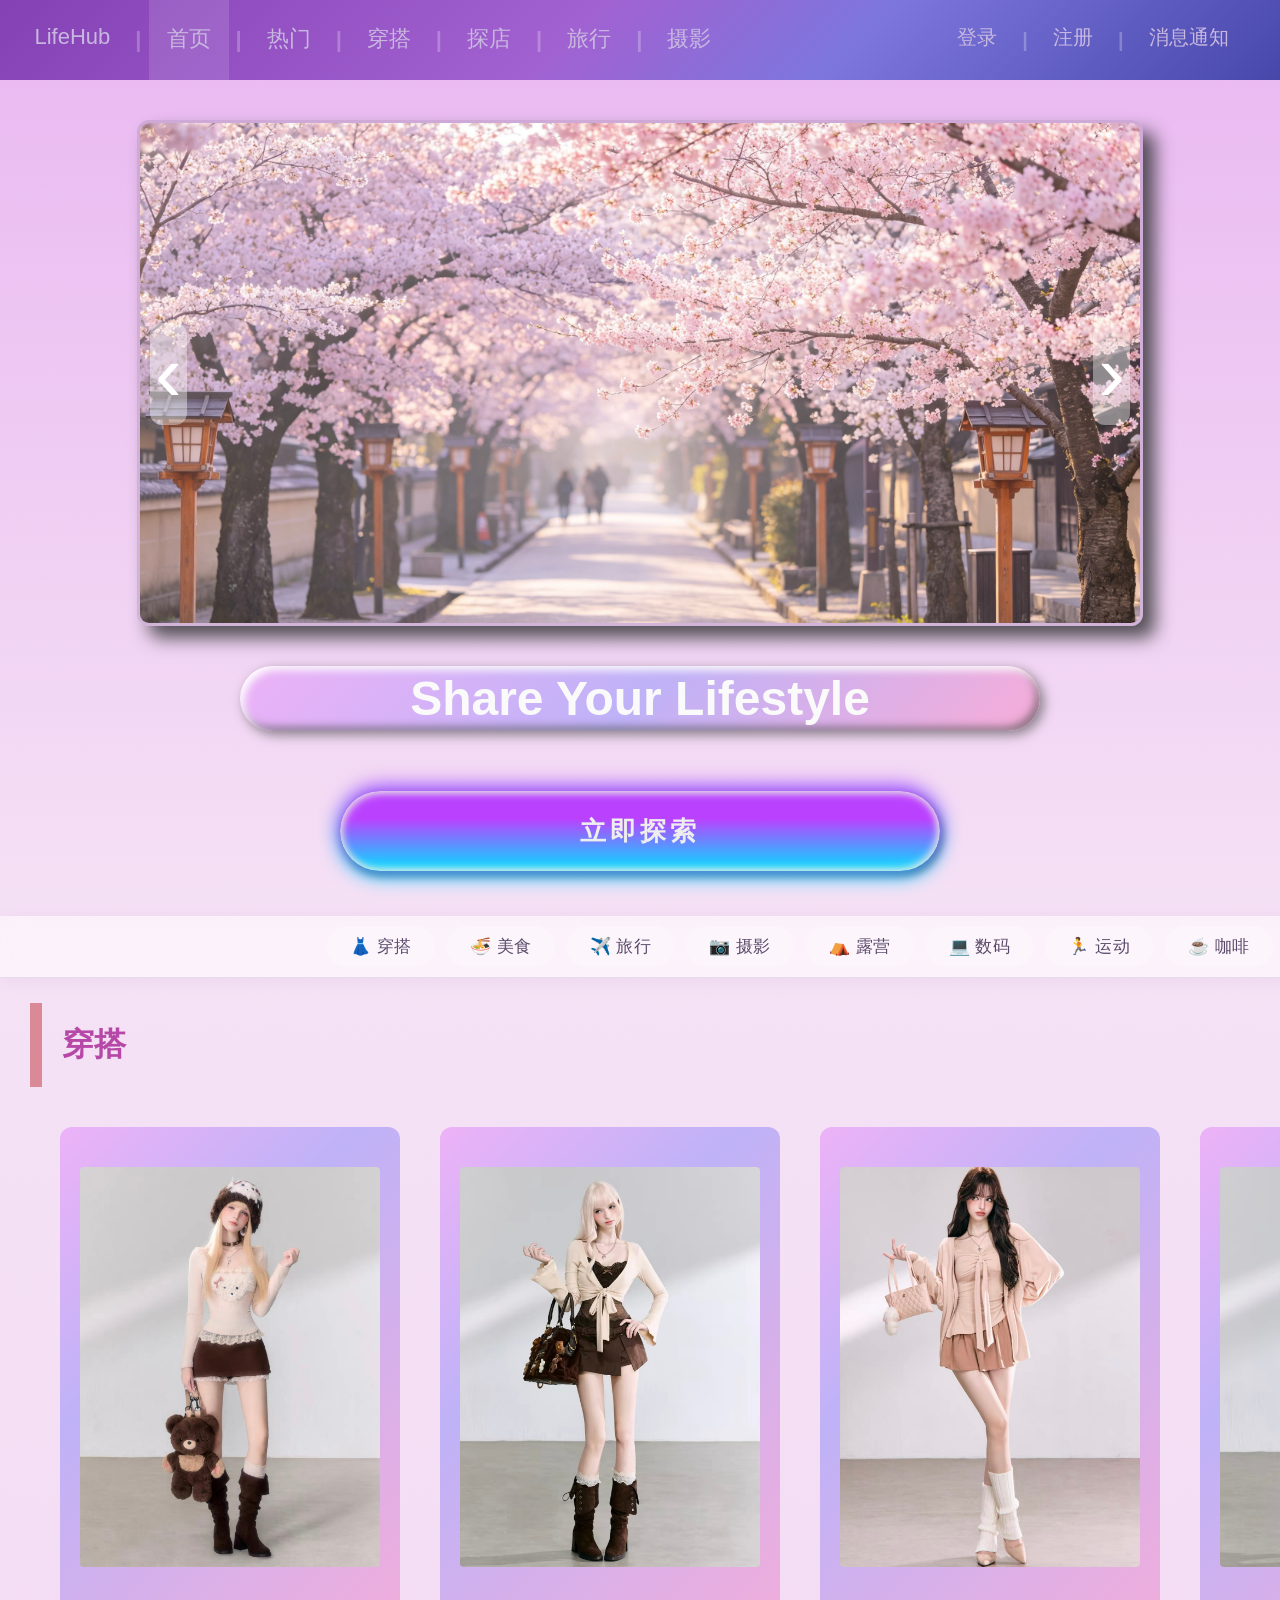
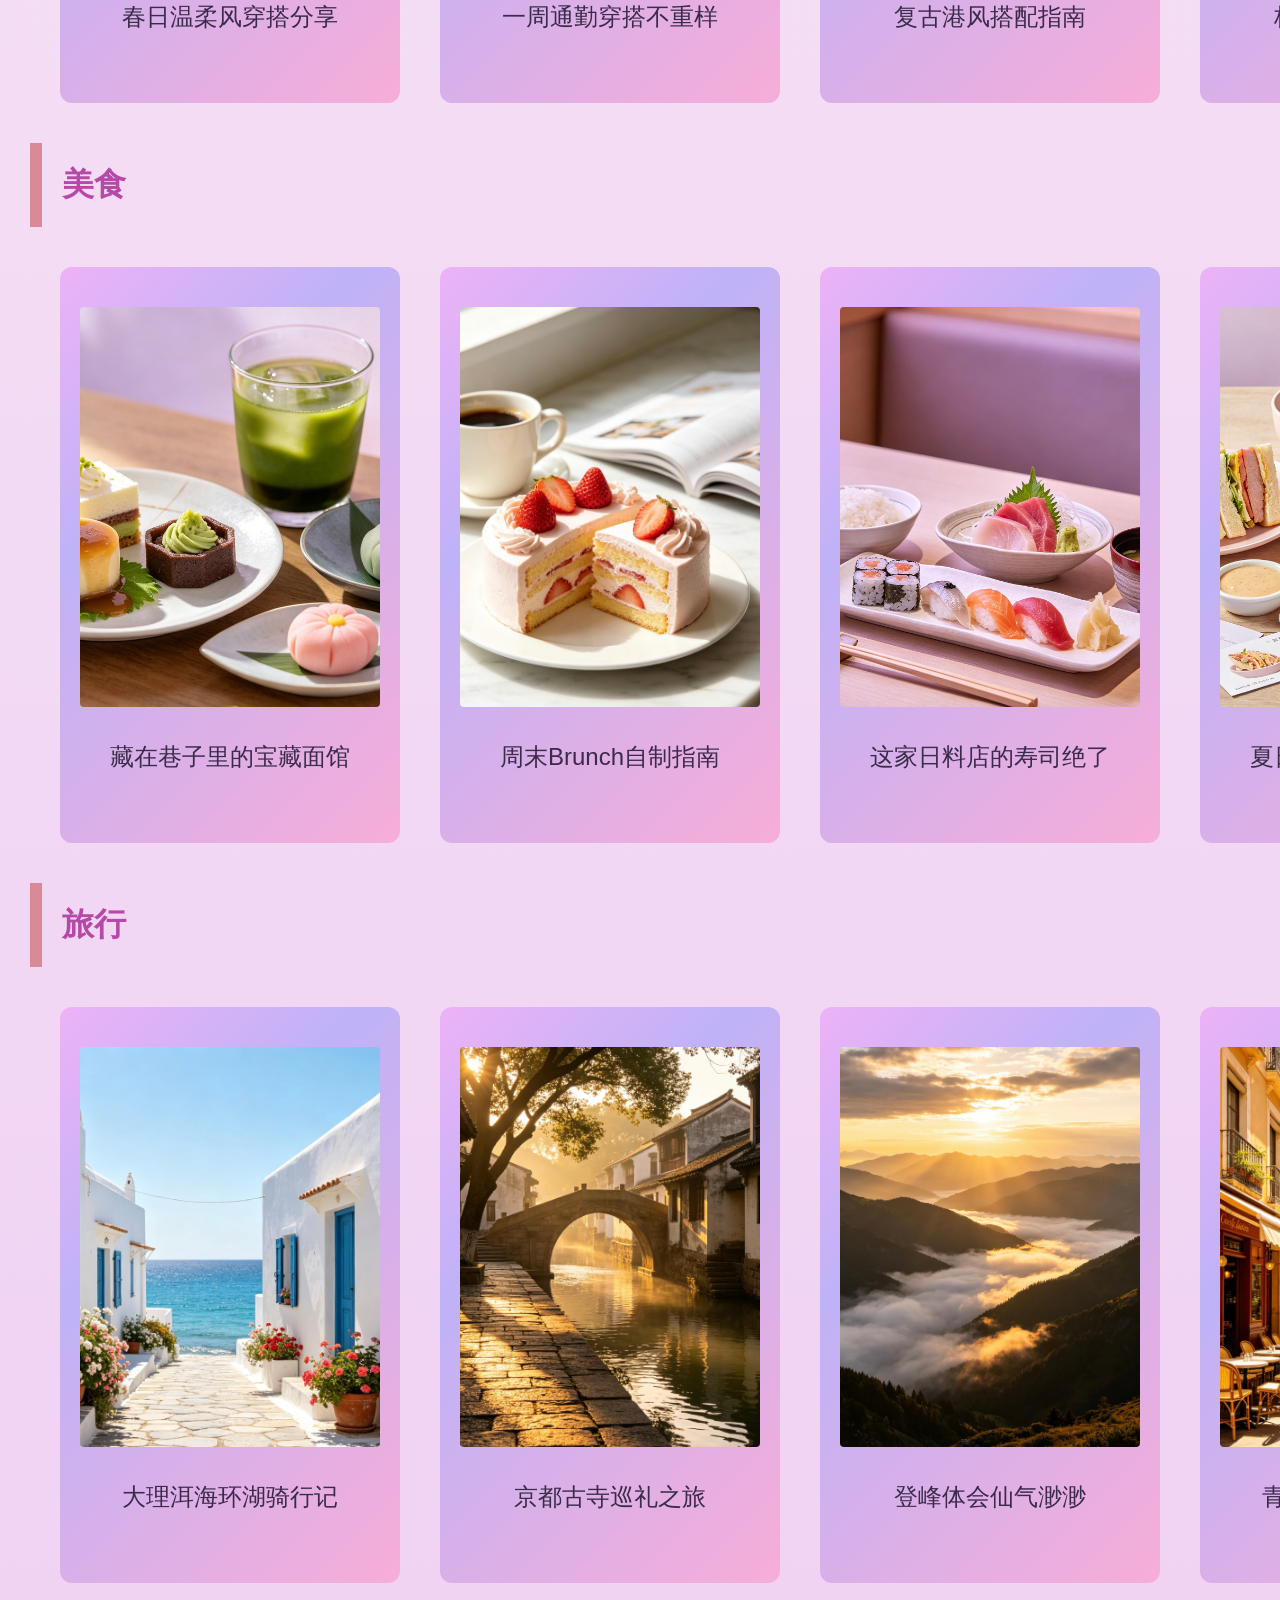
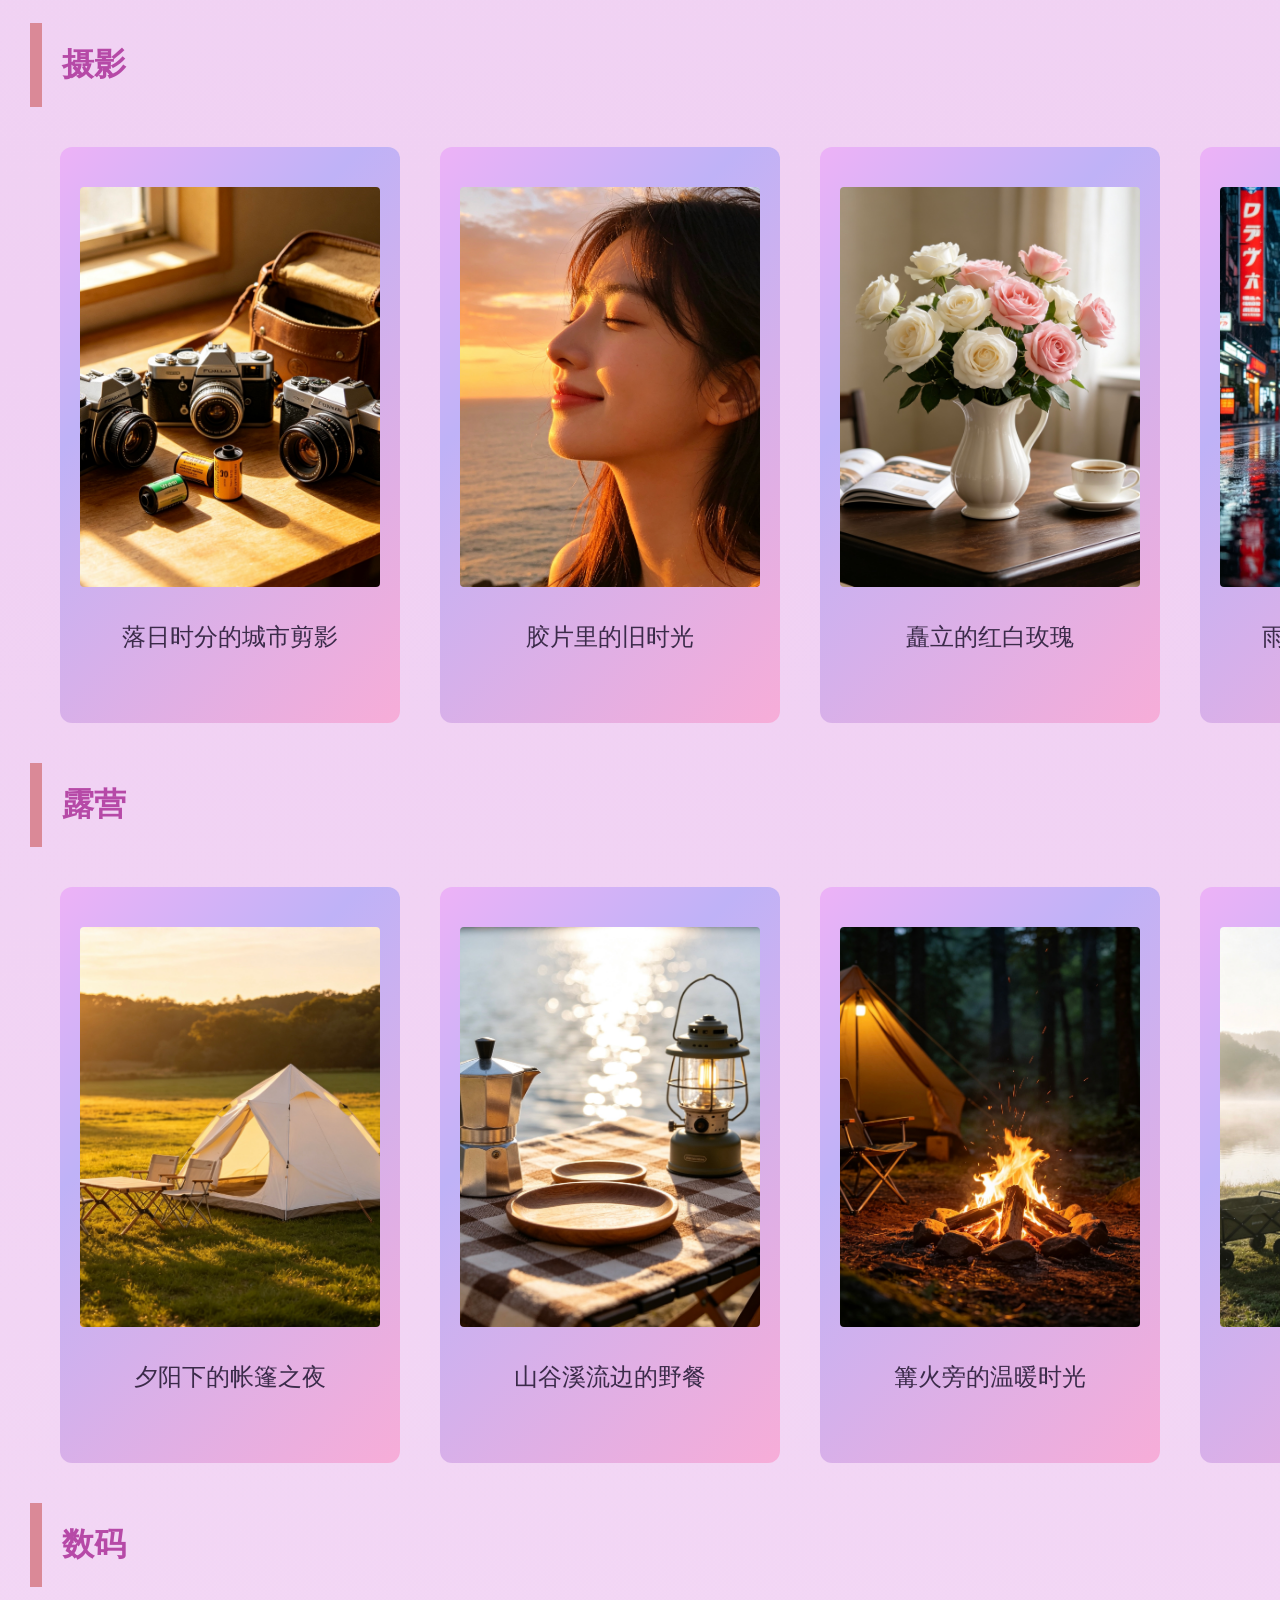
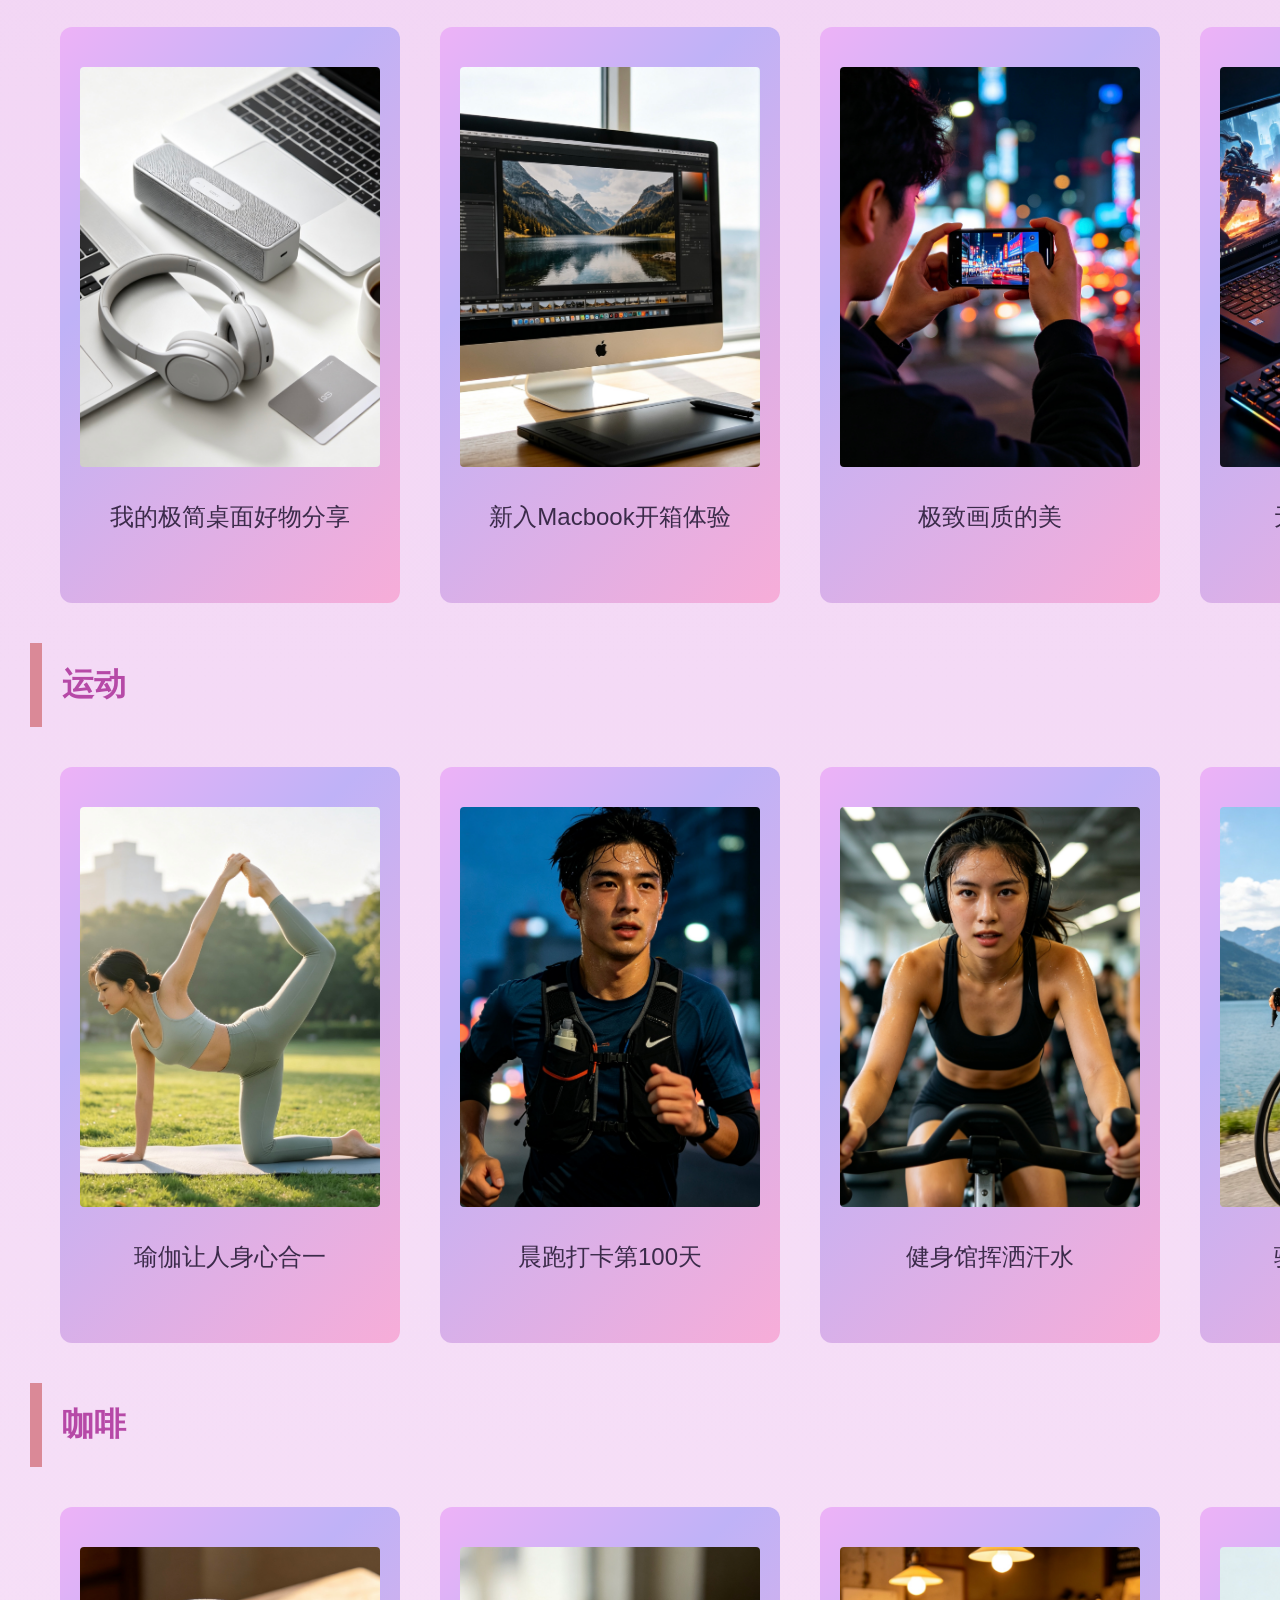
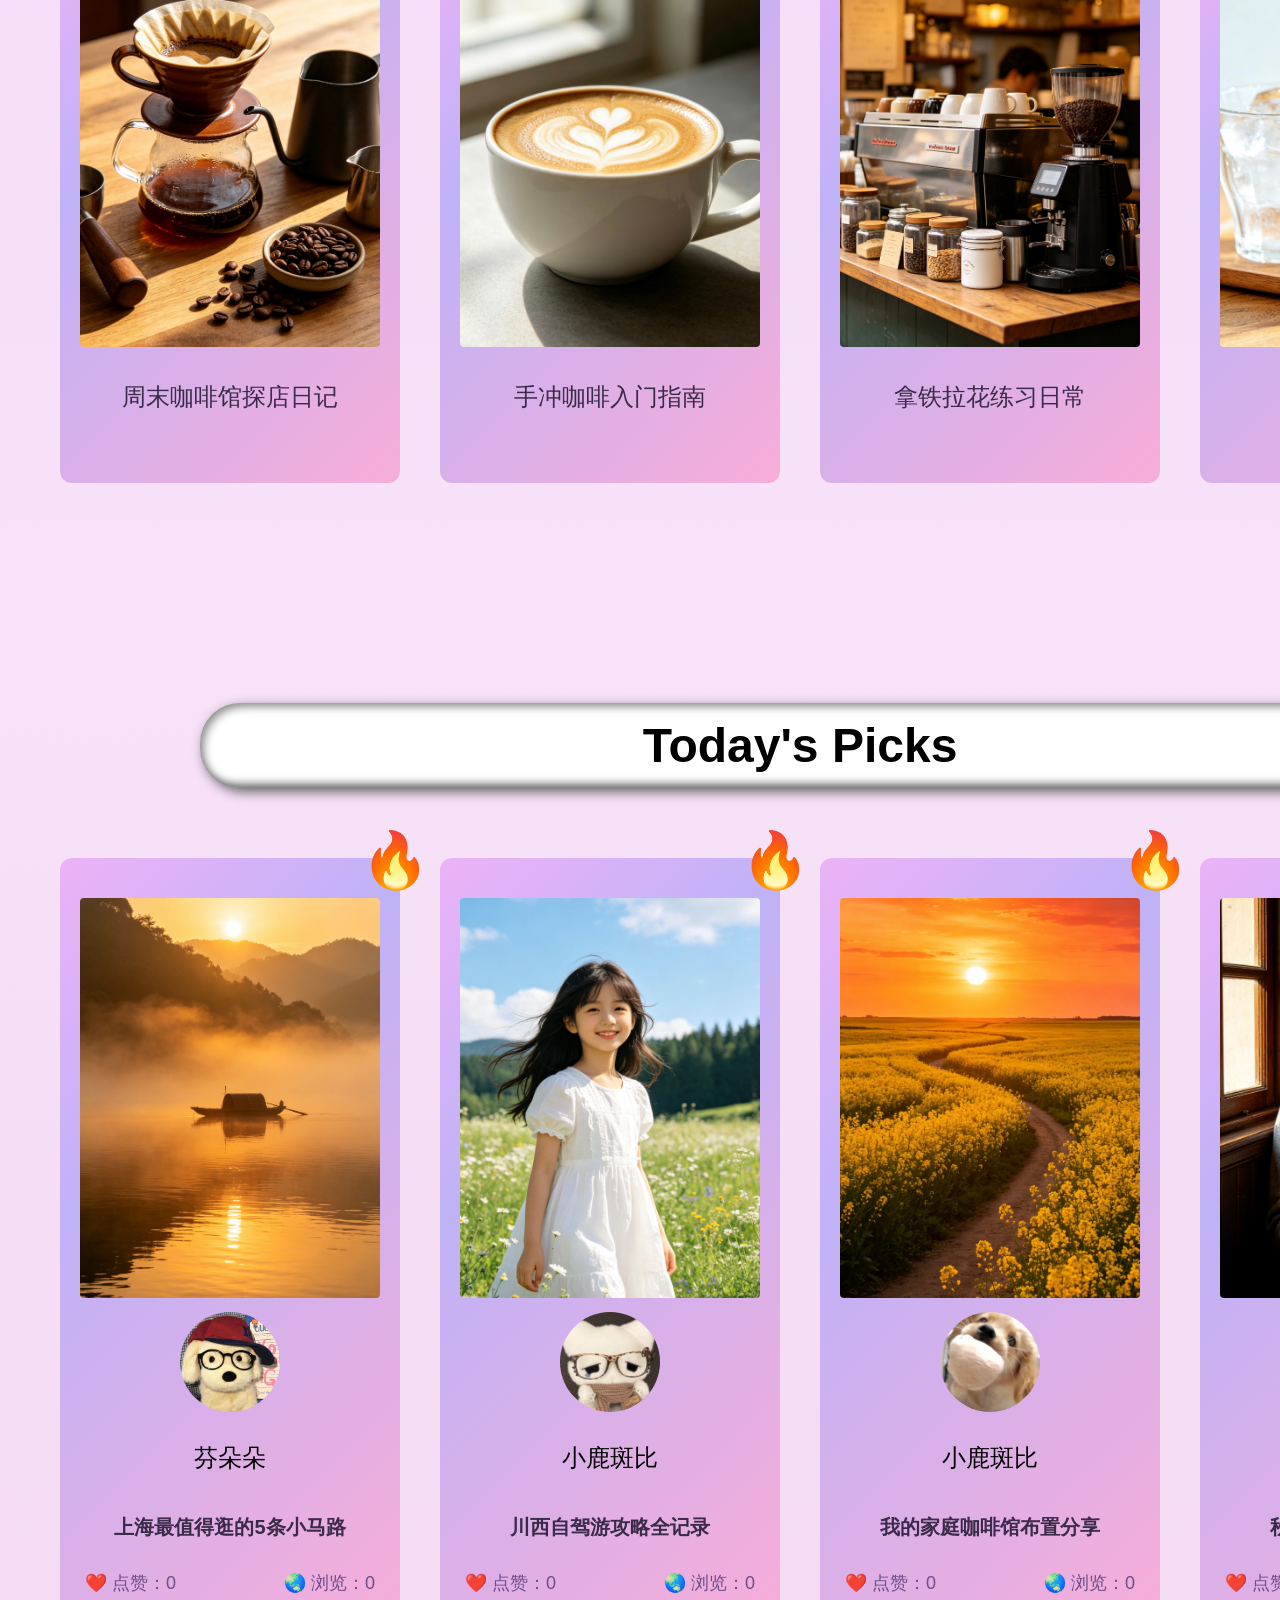
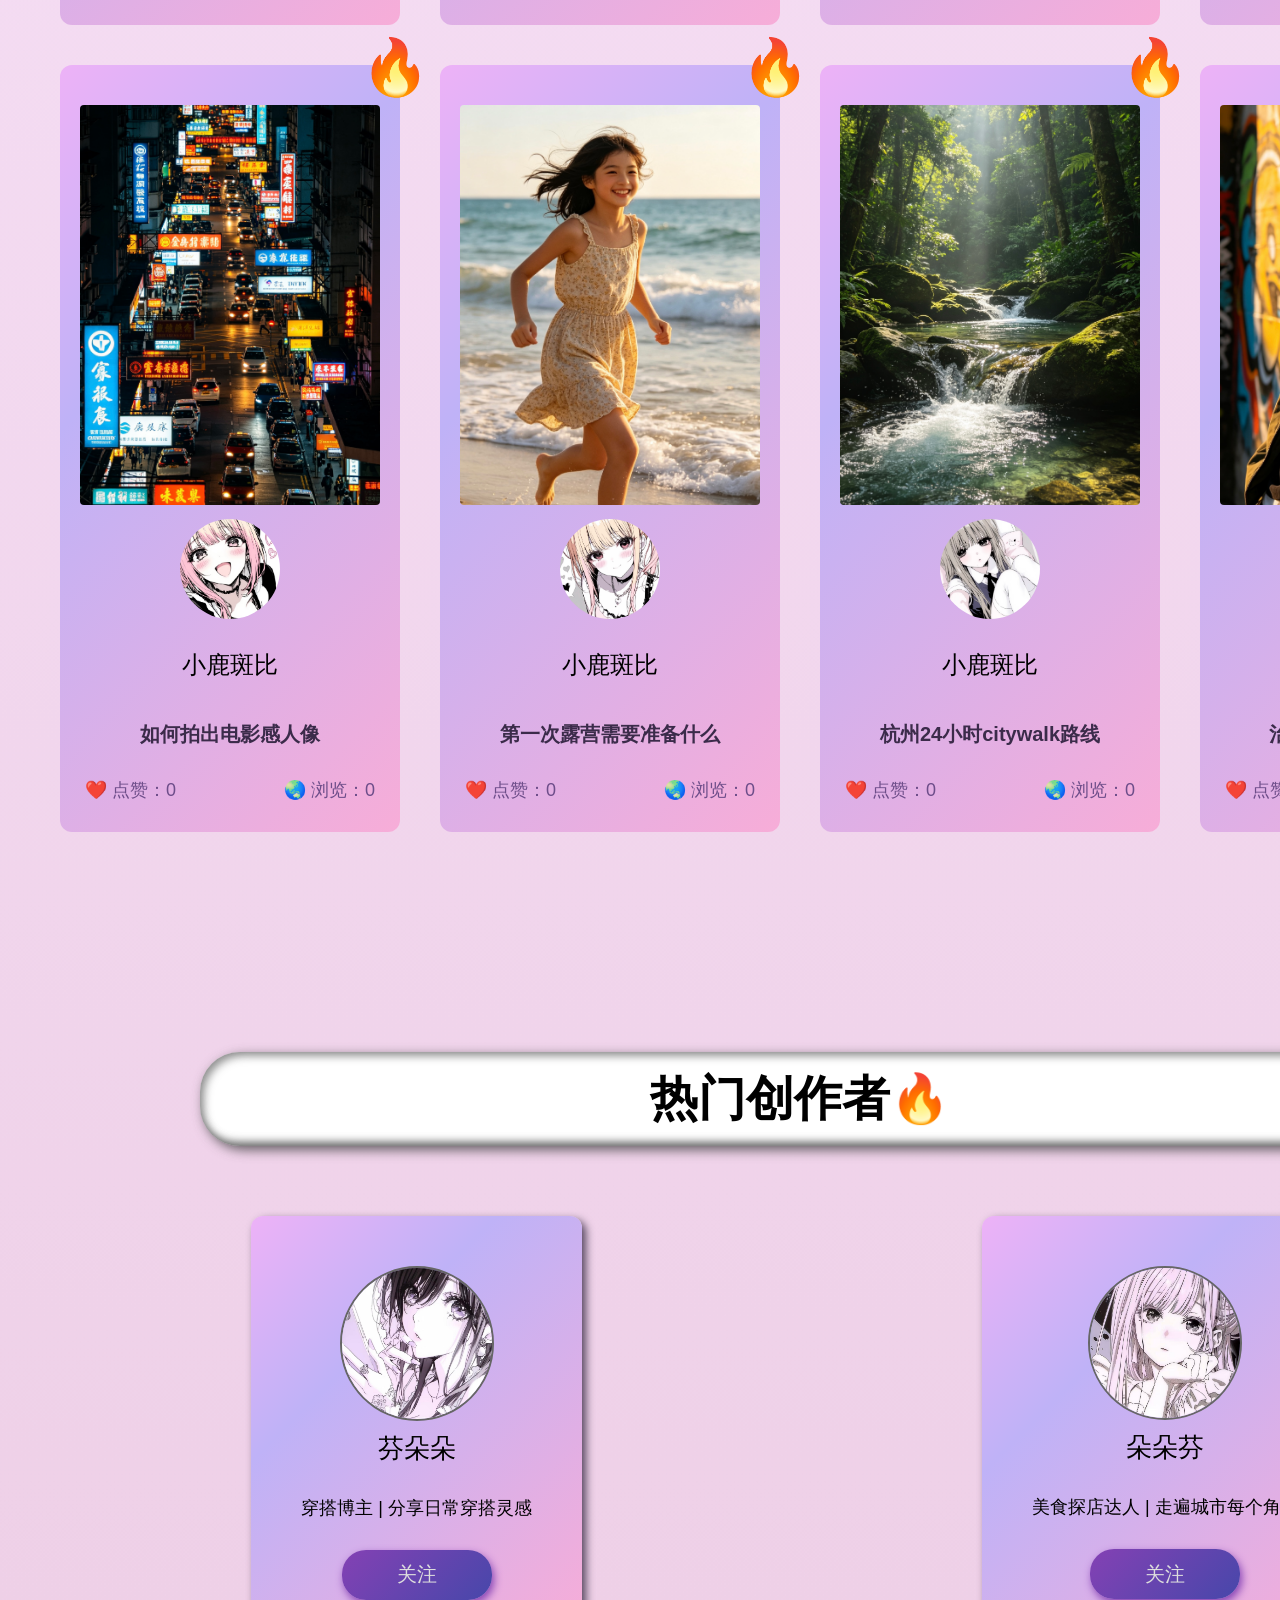
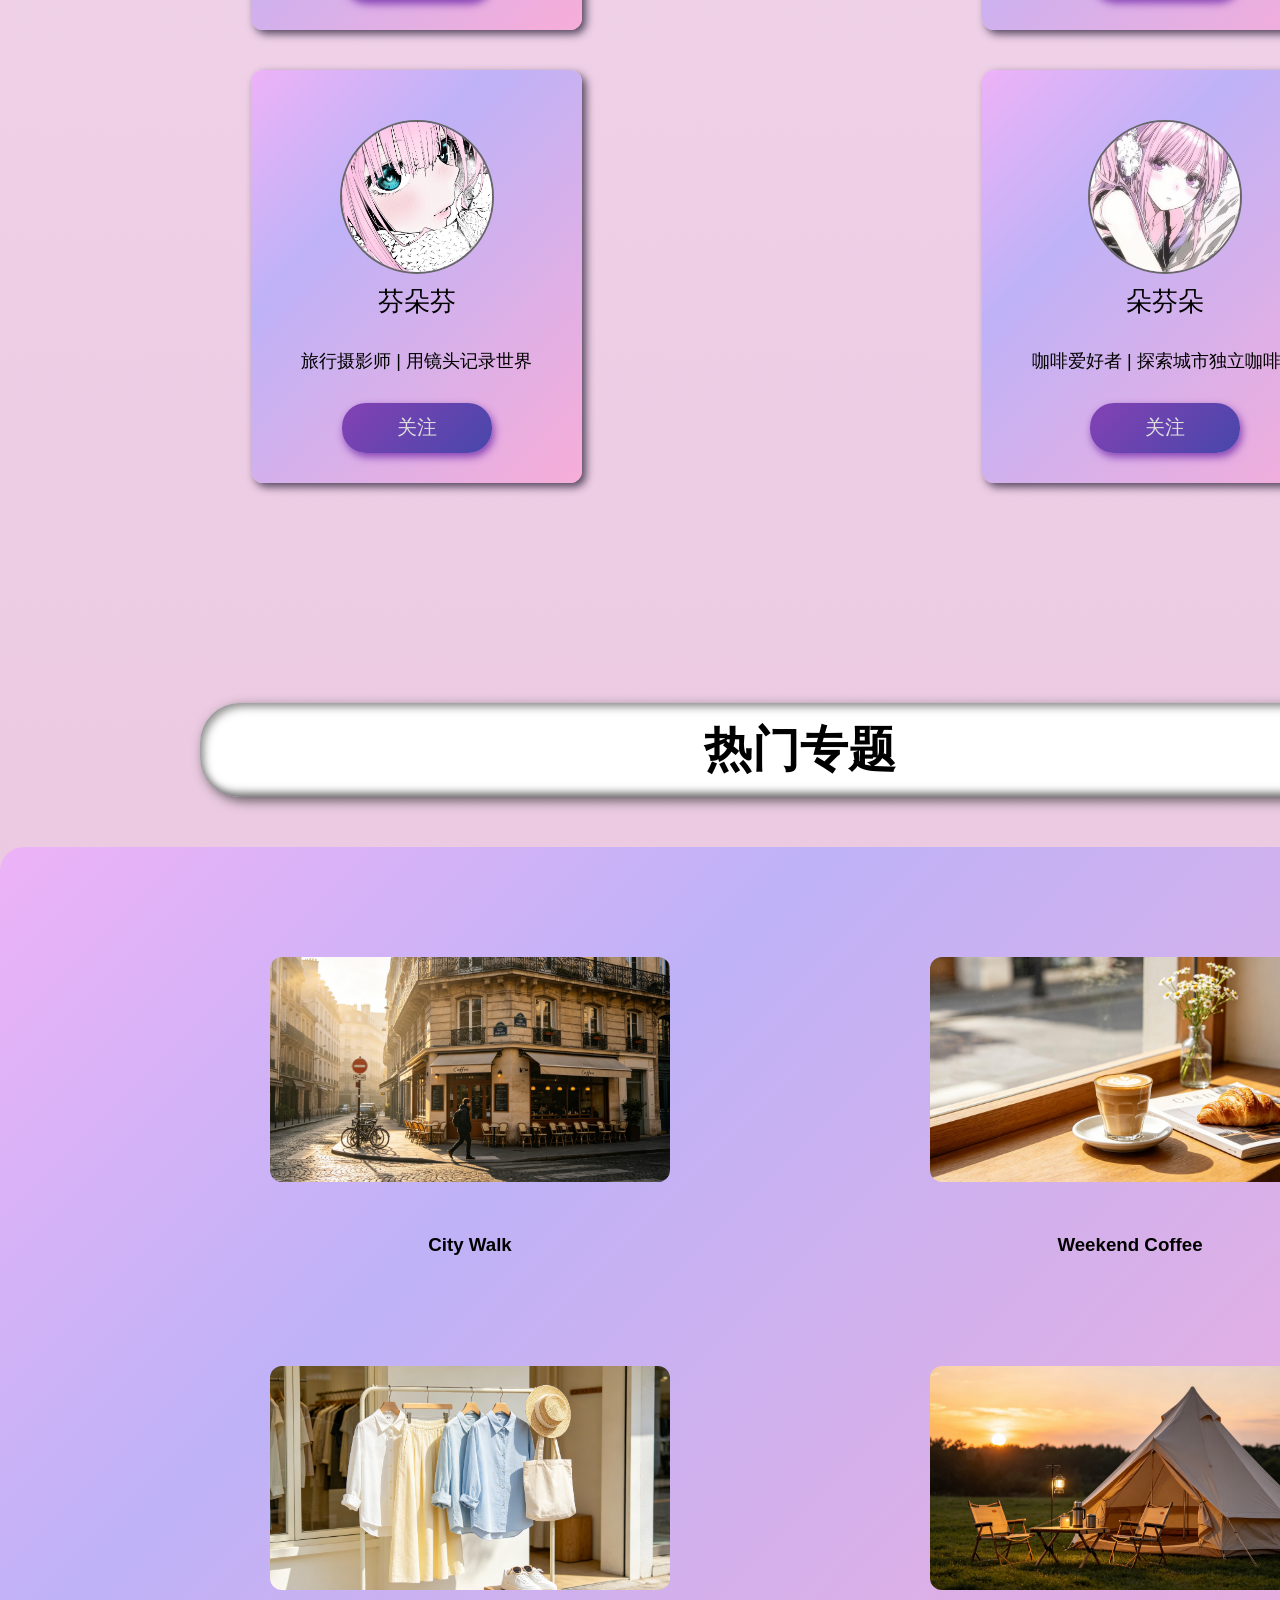
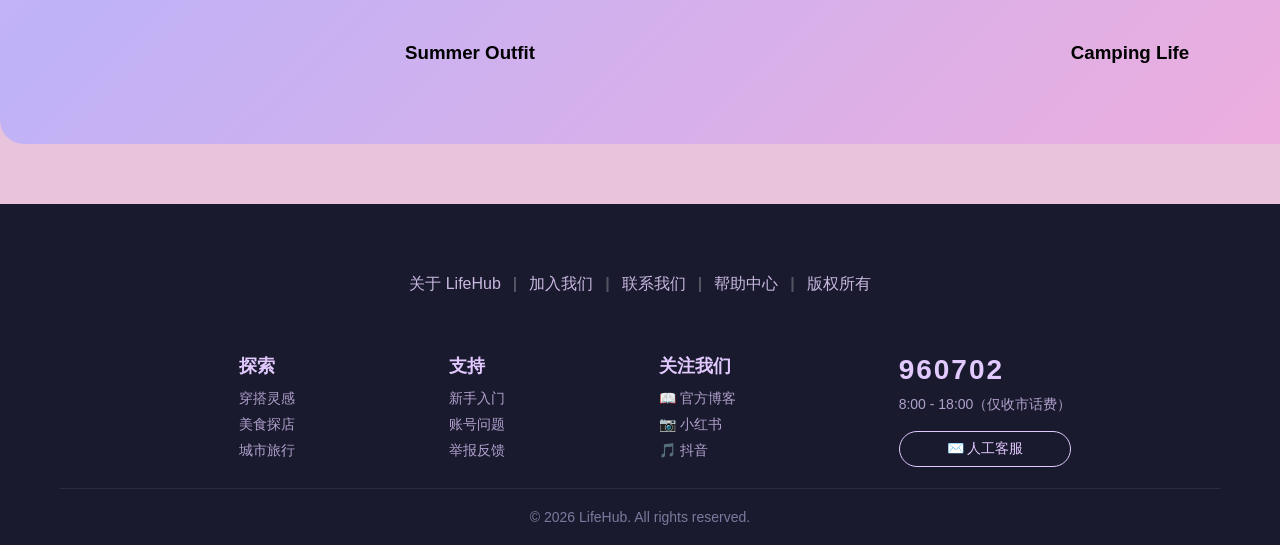
<file: index.html>
<!DOCTYPE html>
<html lang="en">

<head>
    <meta charset="UTF-8">
    <meta name="viewport" content="width=device-width, initial-scale=1.0">
    <title>📷Lifestyle</title>
    <link rel="stylesheet" href="css/index.css">
    <script src="js/utils.js"></script>
    <script src="js/index.js"></script>
</head>

<body>
    
    <div class="nav">
        <a href="about.html" class="logo">
            <div class="spinner">
                <div class="spinner1"></div>
            </div>
        </a>
        <div class="nav-left">
            <a class="fun1" href="index.html">LifeHub</a>
            <span class="sep">|</span>
            <a class="fun1" href="index.html" style="background-color: rgba(255, 255, 255, 0.12);">首页</a>
            <span class="sep">|</span>
            <a class="fun1" href="hot.html">热门</a>
            <span class="sep">|</span>
            <a class="fun1" href="fashion.html">穿搭</a>
            <span class="sep">|</span>
            <a class="fun1" href="food.html">探店</a>
            <span class="sep">|</span>
            <a class="fun1" href="travel.html">旅行</a>
            <span class="sep">|</span>
            <a class="fun1" href="#">摄影</a>
        </div>

        <div class="nav-right">
            <a class="fun2" href="login.html">登录</a>
            <span class="sep">|</span>
            <a class="fun2" href="register.html">注册</a>
            <span class="sep">|</span>
            <a class="fun2" href="#">消息通知</a>
        </div>

        <div class="myself">
            <a href="user.html" class="mine">👤 我的</a>
        </div>
    </div>

    <div class="banner">
        <div class="wrap">
            <img src="img/index/banner1.JPG" alt="">
            <img src="img/index/banner2.JPG" alt="">
            <img src="img/index/banner3.JPG" alt="">
            <img src="img/index/DDC6CFF0-DCA9-4792-BE25-0D19412B125D.JPG" alt="">
            <img src="img/index/banner1.JPG" alt="">
        </div>
        <div class="choice1">
            ‹
        </div>
        <div class="choice2">
            ›
        </div>
    </div>

    <div class="propaganda">
        <h2>Share Your Lifestyle</h2>
    </div>

    <div class="button">
        <button class="btn">立即探索</button>
    </div>

    <nav class="category-nav-wrapper">
        <div class="category-nav">
            <a href="#cat-穿搭" class="category-nav-item">👗 穿搭</a>
            <a href="#cat-美食" class="category-nav-item">🍜 美食</a>
            <a href="#cat-旅行" class="category-nav-item">✈️ 旅行</a>
            <a href="#cat-摄影" class="category-nav-item">📷 摄影</a>
            <a href="#cat-露营" class="category-nav-item">⛺ 露营</a>
            <a href="#cat-数码" class="category-nav-item">💻 数码</a>
            <a href="#cat-运动" class="category-nav-item">🏃 运动</a>
            <a href="#cat-咖啡" class="category-nav-item">☕ 咖啡</a>
        </div>
    </nav>

    <div id="classifications"></div>

    <div class="recommendation">
        <h2>Today's Picks</h2>
        <div class="picks"></div>
    </div>

    <!-- 社区热门作品 -->
    <div class="creator">
        <h2>热门创作者🔥</h2>
        <div class="users">
            <div class="users-card">
                <img src="img/head photo/10.JPG" alt="">
                <p class="title">芬朵朵</p>
                <p class="introduction">穿搭博主 | 分享日常穿搭灵感</p>
                <button>关注</button>
            </div>
            <div class="users-card">
                <img src="img/head photo/12.JPG" alt="">
                <p class="title">朵朵芬</p>
                <p class="introduction">美食探店达人 | 走遍城市每个角落</p>
                <button>关注</button>
            </div>
            <div class="users-card">
                <img src="img/head photo/13.JPG" alt="">
                <p class="title">芬朵芬</p>
                <p class="introduction">旅行摄影师 | 用镜头记录世界</p>
                <button>关注</button>
            </div>
            <div class="users-card">
                <img src="img/head photo/9.JPG" alt="">
                <p class="title">朵芬朵</p>
                <p class="introduction">咖啡爱好者 | 探索城市独立咖啡馆</p>
                <button>关注</button>
            </div>
        </div>
    </div>

    <div class="special-topic">
        <h2>热门专题</h2>
        <div class="special-topic-list">
            <div class="special-topic-card1">
                <div class="special-topic-img">
                    <img src="img/index/city walk.png" alt="">
                </div>
                <h3>City Walk</h3>
            </div>

            <div class="special-topic-card2">
                <div class="special-topic-img">
                    <img src="img/index/week coffee.JPG" alt="">
                </div>
                <h3>Weekend Coffee</h3>
            </div>
            <div class="special-topic-card3">
                <div class="special-topic-img">
                    <img src="img/index/summer oufit.png" alt="">
                </div>
                <h3>Summer Outfit</h3>
            </div>
            <div class="special-topic-card4">
                <div class="special-topic-img">
                    <img src="img/index/campinglife.png" alt="">
                </div>
                <h3>Camping Life</h3>
            </div>
        </div>
    </div>

    <div class="footer">

        <div class="footer-links">
            <a href="about.html">关于 LifeHub</a>
            <span class="sep">|</span>
            <a href="#">加入我们</a>
            <span class="sep">|</span>
            <a href="#">联系我们</a>
            <span class="sep">|</span>
            <a href="#">帮助中心</a>
            <span class="sep">|</span>
            <a href="#">版权所有</a>
        </div>


        <div class="footer-main">
            <div class="footer-column">
                <h4>探索</h4>
                <a href="#">穿搭灵感</a>
                <a href="#">美食探店</a>
                <a href="#">城市旅行</a>
            </div>
            <div class="footer-column">
                <h4>支持</h4>
                <a href="#">新手入门</a>
                <a href="#">账号问题</a>
                <a href="#">举报反馈</a>
            </div>
            <div class="footer-column">
                <h4>关注我们</h4>
                <a href="#">📖 官方博客</a>
                <a href="#">📷 小红书</a>
                <a href="#">🎵 抖音</a>
            </div>
            <div class="footer-contact">
                <div class="contact-phone">960702</div>
                <div class="contact-hours">8:00 - 18:00（仅收市话费）</div>
                <button class="contact-btn">✉️ 人工客服</button>
            </div>
        </div>

        <div class="footer-bottom">
            <p>© 2026 LifeHub. All rights reserved.</p>
        </div>
    </div>

    <div class="back-top">
        <a href="#top">↑</a>
    </div>


</body>

</html>
</file>
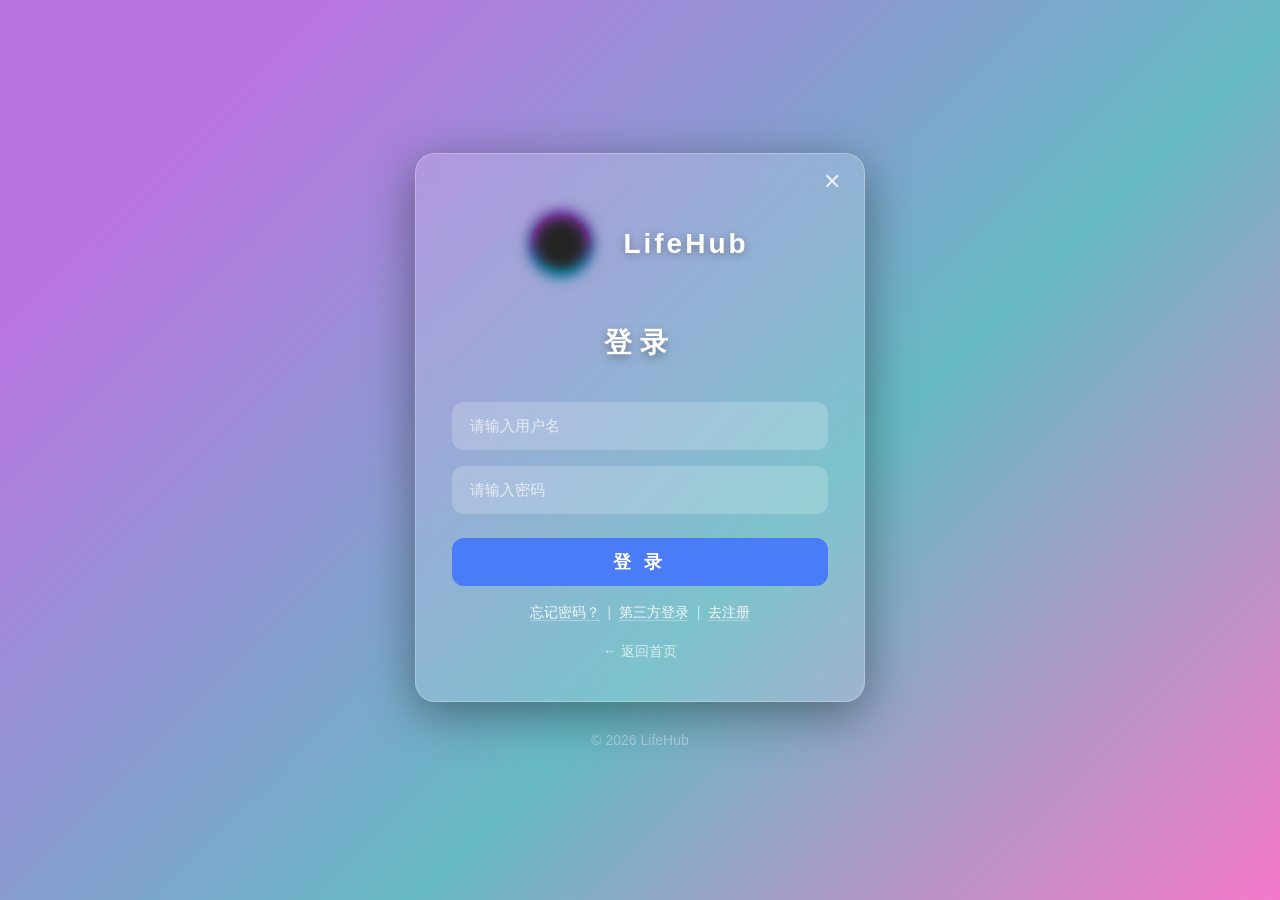
<file: login.html>
<!DOCTYPE html>
<html lang="en">

<head>
    <meta charset="UTF-8">
    <meta name="viewport" content="width=device-width, initial-scale=1.0">
    <title>登录 - LifeHub</title>
    <link rel="stylesheet" href="css/login.css">
    <script src="js/login.js"></script>

</head>

<body>
    <div class="login-bg">
        <div class="login-card">
            <a href="index.html" class="close-btn" title="关闭">✕</a>

            <div class="brand">
                <div class="brand-logo">
                    <div class="spinner">
                        <div class="spinner1"></div>
                    </div>
                </div>
                <span class="brand-name">LifeHub</span>
            </div>

            <h2>登录</h2>

            <form id="loginForm">
                <div class="input-group">
                    <input type="text" id="username" placeholder="请输入用户名">
                    <input type="password" id="password" placeholder="请输入密码">
                </div>

                <button type="submit" class="login-btn">登 录</button>
            </form>

            <div class="extra">
                <a href="#">忘记密码？</a> &nbsp;|&nbsp;
                <a href="#">第三方登录</a> &nbsp;|&nbsp;
                <a href="register.html">去注册</a> 
            </div>

            <div class="back-home">
                <a href="index.html">← 返回首页</a>
            </div>
        </div>

        <p class="copyright">© 2026 LifeHub</p>
    </div>
</body>

</html>
</file>
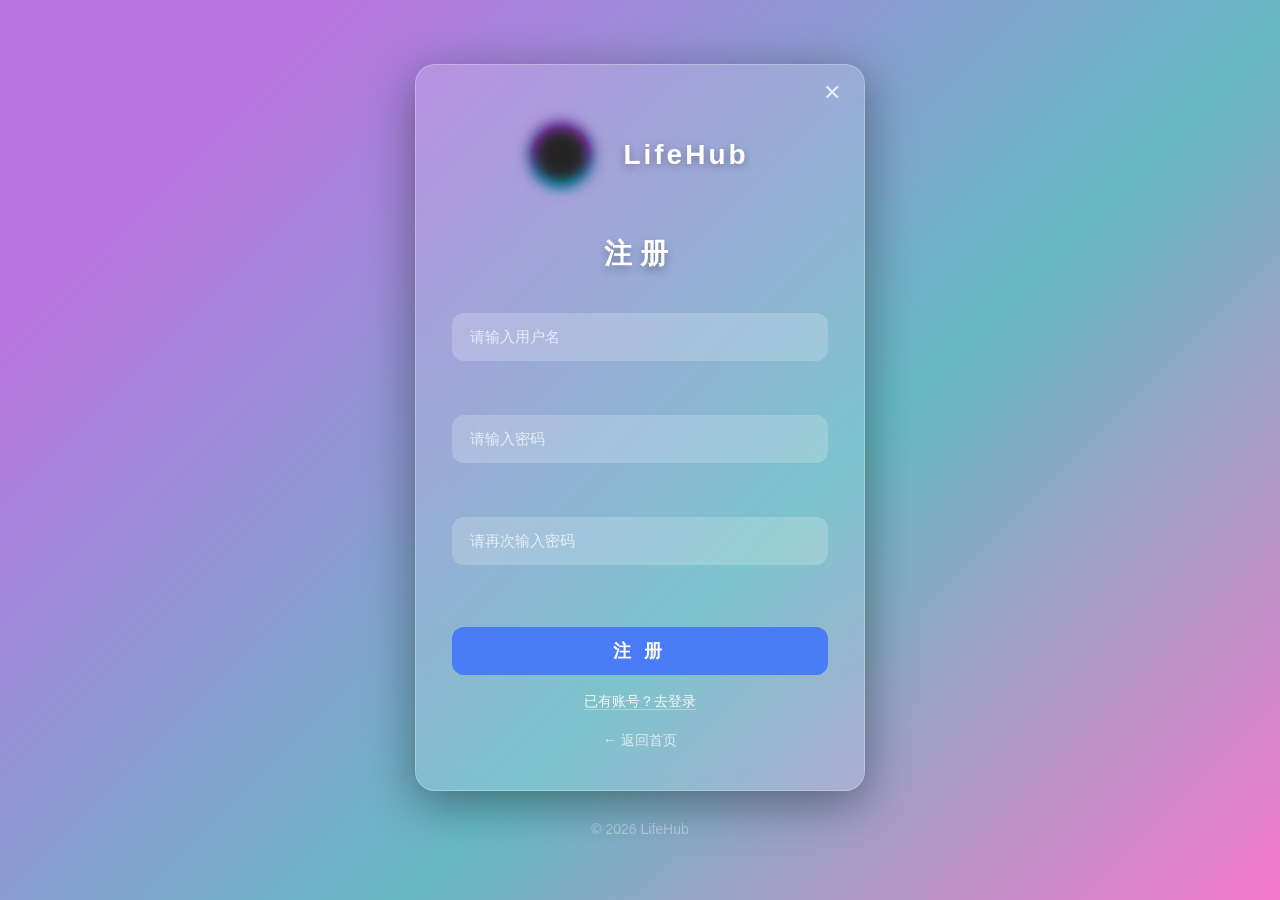
<file: register.html>
<!DOCTYPE html>
<html lang="en">

<head>
    <meta charset="UTF-8">
    <meta name="viewport" content="width=device-width, initial-scale=1.0">
    <title>注册 - LifeHub</title>
    <link rel="stylesheet" href="css/login.css">
    <script src="js/register.js"></script>
</head>

<body>
    <div class="login-bg">
        <div class="login-card">
            <a href="index.html" class="close-btn" title="关闭">✕</a>

            <div class="brand">
                <div class="brand-logo">
                    <div class="spinner">
                        <div class="spinner1"></div>
                    </div>
                </div>
                <span class="brand-name">LifeHub</span>
            </div>

            <h2>注册</h2>

            <form id="registerForm">
                <div class="input-group">
                    <input type="text" id="username" placeholder="请输入用户名">
                    <span class="hint" id="usernameHint"></span>

                    <input type="password" id="password" placeholder="请输入密码">
                    <span class="hint" id="passwordHint"></span>

                    <input type="password" id="confirmPassword" placeholder="请再次输入密码">
                    <span class="hint" id="confirmHint"></span>
                </div>
                <button type="submit" class="login-btn">注 册</button>
            </form>

            <div class="extra">
                <a href="login.html">已有账号？去登录</a>
            </div>

            <div class="back-home">
                <a href="index.html">← 返回首页</a>
            </div>
        </div>

        <p class="copyright">© 2026 LifeHub</p>
    </div>
</body>

</html>
</file>
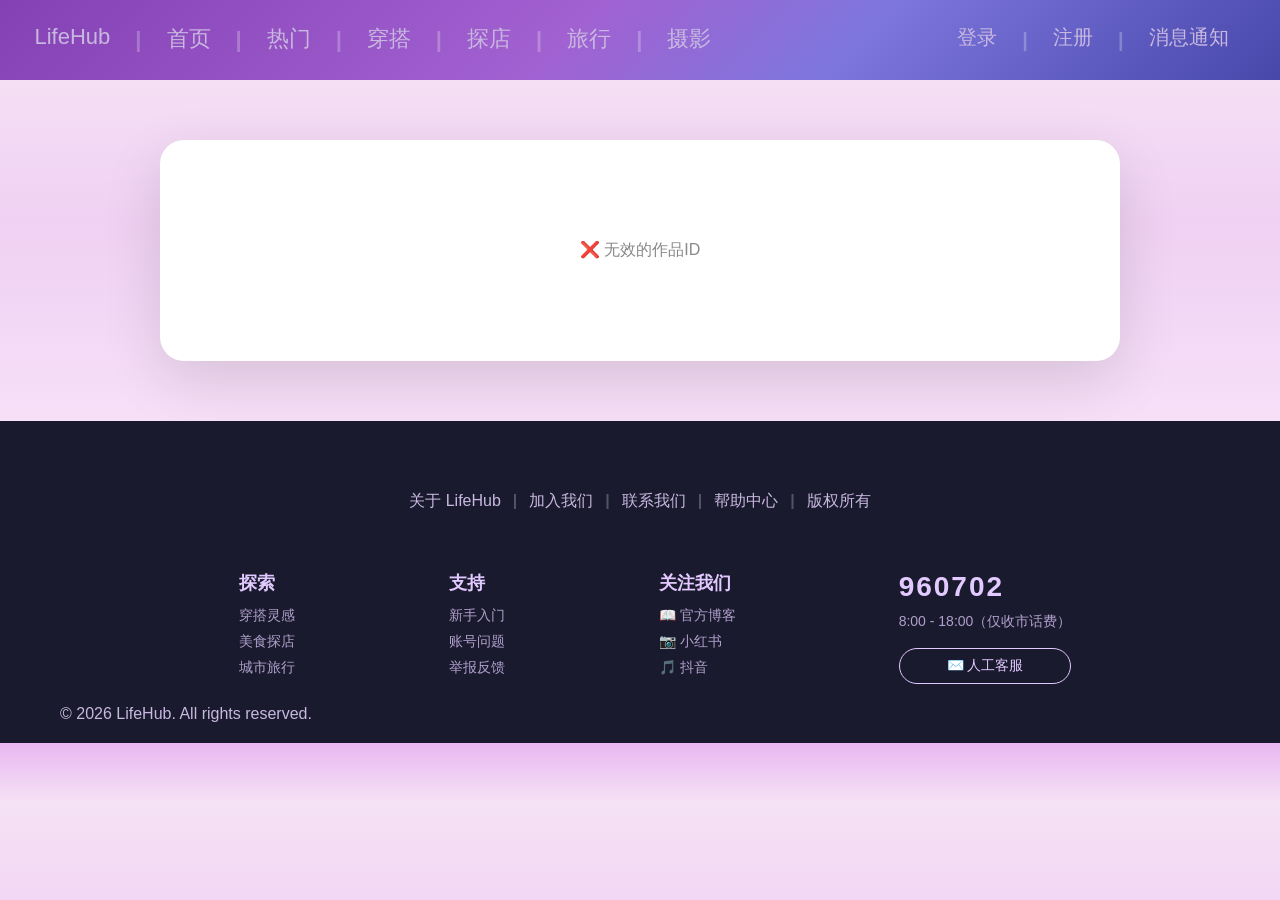
<file: show.html>
<!DOCTYPE html>
<html lang="zh-CN">

<head>
    <meta charset="UTF-8">
    <meta name="viewport" content="width=device-width, initial-scale=1.0">
    <title>详情 - LifeHub</title>
    <link rel="stylesheet" href="css/show.css">
    <script src="js/utils.js"></script>
    <script src="js/show.js"></script>
</head>

<body>

    <div class="nav">
        <a href="about.html" class="logo">
            <div class="spinner">
                <div class="spinner1"></div>
            </div>
        </a>
        <div class="nav-left">
            <a class="fun1" href="index.html">LifeHub</a>
            <span class="sep">|</span>
            <a class="fun1" href="index.html">首页</a>
            <span class="sep">|</span>
            <a class="fun1" href="hot.html">热门</a>
            <span class="sep">|</span>
            <a class="fun1" href="fashion.html">穿搭</a>
            <span class="sep">|</span>
            <a class="fun1" href="food.html">探店</a>
            <span class="sep">|</span>
            <a class="fun1" href="travel.html">旅行</a>
            <span class="sep">|</span>
            <a class="fun1" href="#">摄影</a>
        </div>
        <div class="nav-right">
            <a class="fun2" href="login.html">登录</a>
            <span class="sep">|</span>
            <a class="fun2" href="#">注册</a>
            <span class="sep">|</span>
            <a class="fun2" href="#">消息通知</a>
        </div>
        <div class="myself">
            <a href="user.html" class="mine">👤 我的</a>
        </div>
    </div>

    <!-- ========== 详情内容区 ========== -->
    <div class="detail-container">
        <div class="detail-card" id="detailCard">
        </div>
    </div>


    <div class="footer">
        <div class="footer-links">
            <a href="about.html">关于 LifeHub</a>
            <span class="sep">|</span>
            <a href="#">加入我们</a>
            <span class="sep">|</span>
            <a href="#">联系我们</a>
            <span class="sep">|</span>
            <a href="#">帮助中心</a>
            <span class="sep">|</span>
            <a href="#">版权所有</a>
        </div>


        <div class="footer-main">
            <div class="footer-column">
                <h4>探索</h4>
                <a href="#">穿搭灵感</a>
                <a href="#">美食探店</a>
                <a href="#">城市旅行</a>
            </div>
            <div class="footer-column">
                <h4>支持</h4>
                <a href="#">新手入门</a>
                <a href="#">账号问题</a>
                <a href="#">举报反馈</a>
            </div>
            <div class="footer-column">
                <h4>关注我们</h4>
                <a href="#">📖 官方博客</a>
                <a href="#">📷 小红书</a>
                <a href="#">🎵 抖音</a>
            </div>
            <div class="footer-contact">
                <div class="contact-phone">960702</div>
                <div class="contact-hours">8:00 - 18:00（仅收市话费）</div>
                <button class="contact-btn">✉️ 人工客服</button>
            </div>
        </div>

        <div class="footer-bottom">
            <p>© 2026 LifeHub. All rights reserved.</p>
        </div>
    </div>

    <script src="js/show.js"></script>
</body>

</html>
</file>
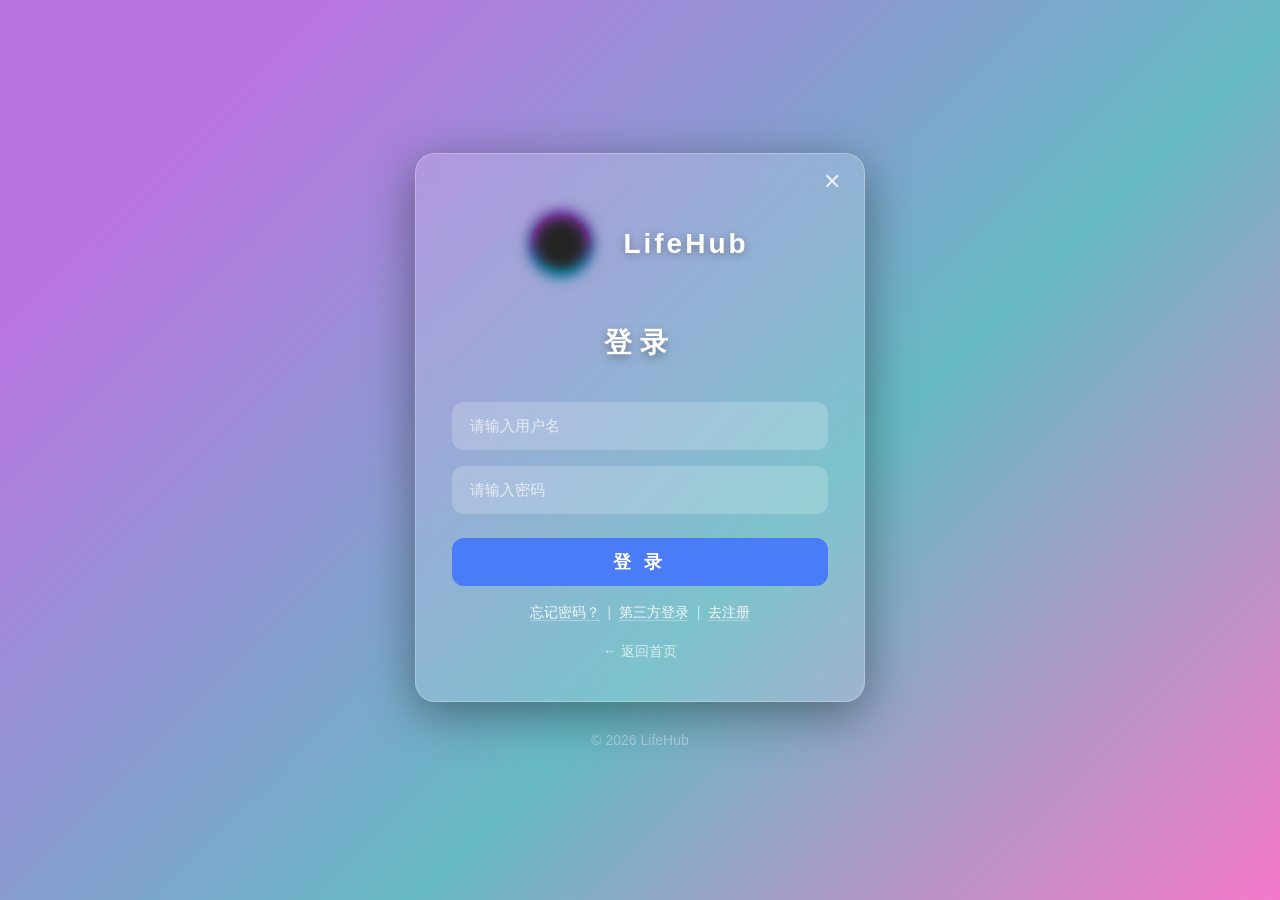
<file: user.html>
<!DOCTYPE html>
<html lang="en">

<head>
    <meta charset="UTF-8">
    <meta name="viewport" content="width=device-width, initial-scale=1.0">
    <title>我的</title>
    <link rel="stylesheet" href="css/user.css">
    <script>
        (function () {
            // 获取 URL 中的 id 参数
            const params = new URLSearchParams(window.location.search);
            const targetUser = params.get('id');

            // 如果 URL 中有 id 参数，存到 localStorage 中，供 user.js 使用
            if (targetUser) {
                localStorage.setItem('viewingUser', targetUser);
            } else {
                // 如果没有 id 参数，清除 viewingUser，表示查看自己的主页
                localStorage.removeItem('viewingUser');
            }
        })();
    </script>
    <script src="js/user.js"></script>
    </script>
</head>

<body>
    <div class="nav">
        <a href="about.html" class="logo">
            <div class="spinner">
                <div class="spinner1"></div>
            </div>
        </a>
        <div class="nav-left">
            <a class="fun1" href="index.html">LifeHub</a>
            <span class="sep">|</span>
            <a class="fun1" href="index.html">首页</a>
            <span class="sep">|</span>
            <a class="fun1" href="hot.html">热门</a>
            <span class="sep">|</span>
            <a class="fun1" href="fashion.html">穿搭</a>
            <span class="sep">|</span>
            <a class="fun1" href="food.html">探店</a>
            <span class="sep">|</span>
            <a class="fun1" href="travel.html">旅行</a>
            <span class="sep">|</span>
            <a class="fun1" href="#">摄影</a>
        </div>

        <div class="nav-right">
            <!-- 已登录状态：消息通知 + 退出登录 -->
            <a class="fun2" href="#">消息通知</a>
            <span class="sep">|</span>
            <a class="fun2" id="logoutBtn" href="#" style="color:#c6c4c4; font-weight:600;">🚪 退出登录</a>
        </div>

        <div class="myself">
            <a href="#" class="mine">👤 我的</a>
        </div>
    </div>


    <div class="mine-card">
        <div class="mine-head">
            <div class="avatar">
                <img id="userAvatar" src="img/head photo/9.JPG" alt="">
                <h2 id="userName" class="mine-name">芬朵朵</h2>
                <div id="editArea" class="edit-area" style="display:none;">
                    <button id="editAvatarBtn" class="edit-btn">📷 换头像</button>
                    <button id="editNicknameBtn" class="edit-btn">✏️ 改昵称</button>
                    <button id="editBioBtn" class="edit-btn">📝 改签名</button>
                </div>
            </div>

            <div class="mine-quantity">
                <span id="fansCount" class="fans">粉丝：0</span>
                <span class="love" id="followCount">关注：0</span>
                <span id="playCount" class="play">播放量：0</span>
            </div>
            <div class="introduction">
                <p id="userBio">✦ 拂却他年成雪色，如见白雪如见我 ✦</p>
            </div>
            <div class="follow-area" id="followArea" style="display:none; text-align:center; margin-top:16px;">
                <button id="followUserBtn" class="follow-btn">+ 关注</button>
            </div>
        </div>

        <div class="upload-area">
            <button class="upload-btn" id="uploadBtn">📤 上传作品</button>
        </div>

        <div class="work-all" id="workContainer">
            <!-- 由 user.js 动态渲染 -->
        </div>

        <!-- ====== 我的点赞 ====== -->
        <div id="myLikesSection" style="margin-top:50px; border-top:2px solid #e8d5f5; padding-top:30px; display:none;">
            <h3 style="color:#8441b4; font-size:24px; text-align:center; margin-bottom:20px;">❤️ 我的点赞</h3>
            <div class="work-all" id="myLikesContainer">
                <!-- 由 user.js 动态渲染 -->
            </div>
        </div>
    </div>


    <!-- ==================== 底部 ==================== -->
    <div class="footer">
        <div class="footer-links">
            <a href="about.html">关于 LifeHub</a>
            <span class="sep">|</span>
            <a href="#">加入我们</a>
            <span class="sep">|</span>
            <a href="#">联系我们</a>
            <span class="sep">|</span>
            <a href="#">帮助中心</a>
            <span class="sep">|</span>
            <a href="#">版权所有</a>
        </div>

        <div class="footer-main">
            <div class="footer-column">
                <h4>探索</h4>
                <a href="#">穿搭灵感</a>
                <a href="#">美食探店</a>
                <a href="#">城市旅行</a>
            </div>
            <div class="footer-column">
                <h4>支持</h4>
                <a href="#">新手入门</a>
                <a href="#">账号问题</a>
                <a href="#">举报反馈</a>
            </div>
            <div class="footer-column">
                <h4>关注我们</h4>
                <a href="#">📖 官方博客</a>
                <a href="#">📷 小红书</a>
                <a href="#">🎵 抖音</a>
            </div>
            <div class="footer-contact">
                <div class="contact-phone">960702</div>
                <div class="contact-hours">8:00 - 18:00（仅收市话费）</div>
                <button class="contact-btn">✉️ 人工客服</button>
            </div>
        </div>

        <div class="footer-bottom">
            <p>© 2026 LifeHub. All rights reserved.</p>
        </div>
    </div>
</body>

</html>
</file>
<file: css/index.css>
* {
    margin: 0;
    padding: 0;
    font-family: '微软雅黑', 'Microsoft YaHei', sans-serif;
}

@view-transition {
    navigation: auto;
}

html {
    scroll-behavior: smooth;

}

body {
    background: linear-gradient(180deg, #e9b7f1 0%, #f5e2f5 8%, #f0d0f3 30%, #f7e2f8 60%, #e7c1d9 100%);
}

img {
    object-fit: cover;
}

/* ==================== 导航栏 ==================== */
.nav {
    position: fixed;
    top: 0;
    left: 0;
    right: 0;
    z-index: 999;
    background: linear-gradient(135deg, #8441b4 0%, #a261d1 44%, #7d76dd 66%, #4747aa 100%);
    color: #ddd;
    display: flex;
    justify-content: center;
    align-items: center;
    height: 80px;
    padding: 0 40px;
    box-sizing: border-box;
}

.logo {
    margin: 0 40px;
    background-color: #a054d6;
    padding: 0 20px;
    border-radius: 25px;
    display: flex;
    align-items: center;
    justify-content: center;
    overflow: hidden;
    width: 60px;
    height: 65px;
}

.spinner {
    background-image: linear-gradient(rgb(186, 66, 255) 35%, rgb(0, 225, 255));
    width: 60px;
    height: 60px;
    animation: spinning 1.7s linear infinite;
    border-radius: 50px;
    filter: blur(1px);
    box-shadow: 0px -5px 20px 0px rgb(186, 66, 255), 0px 5px 20px 0px rgb(0, 225, 255);
    margin: 200px auto;
}

.spinner1 {
    background-color: rgb(36, 36, 36);
    width: 60px;
    height: 60px;
    border-radius: 50px;
    filter: blur(10px);
}

@keyframes spinning {
    to {
        transform: rotate(360deg);
    }
}

.nav-left {
    display: flex;
    margin: 0 50px 0 20px;
    flex-shrink: 0;
    white-space: nowrap;
    font-size: 22px;
}

.nav-right {
    display: flex;
    margin: 0 30px 0 150px;
    flex-shrink: 0;
    white-space: nowrap;
    font-size: 20px;
}

/* 链接基础样式 */
.fun1,
.fun2,
.mine {
    text-decoration: none;
    color: #c8b8e0;
    padding: 24px 18px;
    display: inline-block;
    white-space: nowrap;
    transition: all 0.3s ease;
    margin: 0 5px;
}

/* 分隔符样式 */
.sep {
    color: rgba(255, 255, 255, 0.25);
    display: inline-block;
    line-height: 80px;
    font-weight: 700;
    margin: 0 2px;
}

.fun1:hover,
.fun2:hover,
.mine:hover {
    background-color: rgba(255, 255, 255, 0.12);
    color: #e2c9ff;
    border-radius: 12px;
    transform: translateY(-5px);
}


.myself {
    display: flex;
    background-color: rgba(255, 255, 255, 0.08);
    border-radius: 8px;
    flex-shrink: 0;
    margin-left: 10px;
    padding-bottom: 5px;
}

.mine {
    font-weight: 700;
    letter-spacing: 2px;
    font-size: 18px;
}

/* ==================== 轮播图 ==================== */
.banner {
    width: 1000px;
    height: 500px;
    margin: 120px auto 40px;
    overflow: hidden;
    border-radius: 12px;
    border: 3px solid rgba(180, 150, 190, 0.5);
    box-shadow: 12px 12px 18px rgba(44, 46, 46, 0.8);
    position: relative;
}

.wrap {
    display: flex;
    width: 5000px;
    animation: 16s loading linear infinite;
    cursor: pointer;
}

.wrap img {
    width: 1000px;
    height: 500px;
    object-fit: cover;
}

@keyframes loading {
    0% {
        transform: translateX(0);
    }

    100% {
        transform: translateX(-4000px);
    }
}

/* 左右切换箭头 */
.choice1 {
    position: absolute;
    top: 200px;
    left: 10px;
    font-size: 5em;
    background-color: rgba(255, 255, 255, 0.4);
    padding: 5px;
    border-radius: 12px;
    color: white;
    cursor: pointer;
    transition: all 0.4s ease;
}

.choice1:hover,
.choice2:hover {
    background-color: #FFB7C5;
}

.choice2 {
    position: absolute;
    top: 200px;
    right: 10px;
    font-size: 5em;
    background-color: rgba(255, 255, 255, 0.4);
    padding: 5px;
    border-radius: 12px;
    color: white;
    cursor: pointer;
    transition: all 0.4s ease;
}

.propaganda {
    width: 800px;
    padding: 5px 0;
    text-align: center;
    margin: 40px auto;
    font-size: 32px;
    color: #fafafa;
    transition: all 0.4s ease;
    /* letter-spacing: 2px; */
    background: linear-gradient(135deg, #EDB2F7 0%, #BFB2F7 50%, #F7ADD8 100%);
    border-radius: 50px;
    box-shadow: 4px 4px 8px rgba(255, 255, 255, 1) inset,
        -4px -4px 8px rgba(68, 68, 68, 0.6) inset,
        4px 4px 12px rgba(68, 68, 68, 0.6);
}



/* ==================== 按钮 ==================== */
.button {
    display: flex;
    justify-content: center;
}

.btn {
    width: 600px;
    height: 80px;
    margin: 20px;
    color: #eee;
    border-radius: 48px;
    font-size: 26px;
    font-weight: 700;
    border: none;
    cursor: pointer;
    letter-spacing: 4px;
    box-shadow: 0px -5px 20px 0px rgb(186, 66, 255),
        0px 5px 20px 0px rgb(0, 225, 255),
        2px 4px 8px 0px rgb(51, 51, 51),
        -2px -2px 8px 0px rgb(230, 229, 229) inset,
        2px 2px 8px 0px rgb(230, 229, 229) inset;
    background-image: linear-gradient(rgb(186, 66, 255) 35%, rgb(0, 225, 255));
    transition: all 0.6s ease;
}


.btn:hover {
    transform: translateY(-5px) scale(0.95);
}

.btn:active {
    transform: scale(1.1);
}

.classification {
    width: 1600px;
    margin: 0 auto;
}

.classification h3 {
    padding: 20px;
    border-left: 12px solid rgb(218, 137, 151);
    margin: 20px 30px;
    font-size: 32px;
    color: rgb(182, 73, 167);
}

.show {
    display: flex;
    justify-content: center;
}

.show-card {
    background: linear-gradient(135deg, #edb2f7 0%, #bfb2f7 33%, #f7add8 100%);
    padding: 40px 20px;
    margin: 20px 20px;
    border-radius: 12px;
    transition: all 0.5s ease;
    cursor: pointer;
    color: #3b2b4a;
    /* backface-visibility: hidden; */
}

.show-card:hover {
    transform: translateY(-10px);
    border-radius: 50px;
    box-shadow: 12px 12px 18px rgba(44, 46, 46, 0.8);
}

.show-card img {
    width: 300px;
    height: 400px;
    object-fit: cover;
    transition: all 0.5s ease;
    border-radius: 4px;
    /* cursor: pointer; */
}

.show-card img:hover {
    border-radius: 40px;
    transform: rotateY(180deg);
}

.show-card p {
    font-size: 24px;
    text-align: center;
    padding: 20px 0;
}

.recommendation {
    width: 1600px;
    margin: 0 auto;
}

.recommendation h2 {
    text-align: center;
    margin: 200px auto 50px;
    font-size: 48px;
    border-radius: 40px;
    background-color: #fff;
    width: 1200px;
    padding: 15px 0;
    box-shadow: 4px 4px 8px rgba(122, 122, 122, 0.8) inset,
        -4px -4px 8px rgba(68, 68, 68, 0.8) inset,
        4px 4px 12px rgba(68, 68, 68, 0.8);
}

.picks {
    /* width: 1600px; */
    display: flex;
    justify-content: center;
    flex-wrap: wrap;
}


.picks-card {
    background: linear-gradient(135deg, #edb2f7 0%, #bfb2f7 33%, #f7add8 100%);
    padding: 40px 20px 20px;
    margin: 20px 20px;
    border-radius: 12px;
    transition: all 0.5s ease;
    cursor: pointer;
    position: relative;
    user-select: none;
}

.picks-card:hover {
    transform: translateY(-20px);
    border-radius: 50px;
    box-shadow: 12px 12px 18px rgba(44, 46, 46, 0.8);
    color: #8441b4;
}

.card-img1 {
    width: 300px;
    height: 400px;
    object-fit: cover;
    transition: all 0.5s ease;
    border-radius: 4px;

    /* cursor: pointer; */
}

.card-img1:hover {
    border-radius: 40px;
    transform: rotateY(180deg)translateY(-10px);
    box-shadow: 12px 12px 18px rgba(44, 46, 46, 0.3);
}

.card-img2 {
    width: 100px;
    border-radius: 50%;
    display: block;
    margin: 10px auto;
}

.picks-card p {
    font-size: 24px;
    text-align: center;
    padding: 20px 0;

}

.picks-card h3 {
    font-size: 20px;
    text-align: center;
    padding: 20px 0;
    color: #3b2b4a;
}

.quantity {
    display: flex;
    justify-content: space-between;
    padding: 10px 5px;
}

.like {
    color: #6e4e8a;
    font-size: 18px;
}

.look {
    color: #6e4e8a;
    font-size: 18px;
}

.hot {
    font-size: 55px;
    position: absolute;
    right: -30px;
    top: -30px;

    animation: 2s burn linear infinite;
}

@keyframes burn {
    0% {
        transform: scale(1);
    }

    12.5% {
        transform: scale(0.9);
    }

    25% {
        transform: scale(1);
    }

    37.5% {
        transform: scale(1.1);
    }

    50% {
        transform: scale(1);
    }

    62.5% {
        transform: scale(0.9);
    }

    75% {
        transform: scale(1);
    }

    87.5% {
        transform: scale(1.1);
    }

    100% {
        transform: scale(1);
    }
}

.creator {
    width: 1600px;
    margin: 0 auto;
}

.creator h2 {
    text-align: center;
    margin: 200px auto 50px;
    font-size: 48px;
    border-radius: 40px;
    background-color: #fff;
    width: 1200px;
    padding: 15px 0;
    box-shadow: 4px 4px 8px rgba(122, 122, 122, 0.8) inset,
        -4px -4px 8px rgba(68, 68, 68, 0.8) inset,
        4px 4px 12px rgba(68, 68, 68, 0.8);
}

.users {
    display: flex;
    justify-content: center;
    flex-wrap: wrap;
}

.users-card {
    background: linear-gradient(135deg, #edb2f7 0%, #bfb2f7 33%, #f7add8 100%);
    padding: 40px 20px 20px;
    margin: 20px 200px;
    border-radius: 12px;
    transition: all 0.5s ease;
    cursor: pointer;
    transition: all 0.4s ease;
    box-shadow: 4px 4px 8px #55465f;
}

.users-card:hover {
    transform: translateY(-10px);
    color: #8441b4;
}

.users-card img {
    width: 150px;
    border-radius: 50%;
    display: block;
    margin: 10px auto;
    /* padding: 0 40px; */
    border: 2px solid #666;
}

.title {
    text-align: center;
    font-size: 26px;
    margin: 10px;
}

.introduction {
    text-align: center;
    font-size: 18px;
    margin: 30px;
}

.users-card button {
    display: block;
    margin: 20px auto 10px;
    width: 150px;
    height: 50px;
    border-radius: 24px;
    border: none;
    background: linear-gradient(135deg, #8441b4, #4747aa);
    color: #ddd;
    font-size: 20px;
    cursor: pointer;
    box-shadow: 2px 4px 8px #8441b4;
    transition: all 0.4s ease;
}

.users-card button:hover {
    transform: translateY(-5px);
    background: linear-gradient(135deg, #9d5dce, #5656da);
    color: white;
}

.users-card button:active {
    transform: scale(0.95);
}

.special-topic {
    width: 1600px;
    margin: 0 auto;
}

.special-topic h2 {
    text-align: center;
    margin: 200px auto 50px;
    font-size: 48px;
    border-radius: 40px;
    background-color: #fff;
    width: 1200px;
    padding: 15px 0;
    box-shadow: 4px 4px 8px rgba(122, 122, 122, 0.8) inset,
        -4px -4px 8px rgba(68, 68, 68, 0.8) inset,
        4px 4px 12px rgba(68, 68, 68, 0.8);
}

.special-topic-list {
    display: flex;
    justify-content: center;
    flex-wrap: wrap;
    background: linear-gradient(135deg, #edb2f7 0%, #bfb2f7 33%, #f7add8 100%);
    border-radius: 24px;
}

.special-topic-list img {
    width: 400px;
    border-radius: 12px;
}

.special-topic-img {
    margin: 40px 100px;
    padding: 10px 10px 8px;
    border-radius: 12px;
    transition: all 0.5s ease;
    cursor: pointer;
    /* border: 2px solid #999; */
}

.special-topic-img:hover {
    transform: scale(1.4)rotateY(180deg);
}

.special-topic-card1 {
    margin-top: 40px;
    transition: all 0.5s ease;
    padding: 20px;
    cursor: pointer;
}

.special-topic-card1:hover {
    background-color: #4747aa;
    border-radius: 24px;
}

.special-topic-card2 {
    margin-top: 40px;
    transition: all 0.5s ease;
    padding: 20px;
    cursor: pointer;
}

.special-topic-card2:hover {
    background-color: #47aa74;
    border-radius: 24px;
}

.special-topic-card3 {
    margin-bottom: 40px;
    transition: all 0.5s ease;
    padding: 20px;
    cursor: pointer;
}

.special-topic-card3:hover {
    background-color: #a3aa47;
    border-radius: 24px;
}

.special-topic-card4 {
    margin-bottom: 40px;
    transition: all 0.5s ease;
    padding: 20px;
    cursor: pointer;
}

.special-topic-card4:hover {
    background-color: #aa4768;
    border-radius: 24px;
}

.special-topic-list h3 {
    text-align: center;
    margin-bottom: 20px;
}

/* ==================== 底部区域 ==================== */
.footer {
    background-color: #1a1a2e;
    color: #c8b8e0;
    padding: 40px 60px 20px;
    margin-top: 60px;
}

/* 顶部链接栏 */
.footer-links {
    display: flex;
    justify-content: center;
    align-items: center;
    gap: 10px;
    margin-bottom: 30px;
    flex-wrap: wrap;
    font-size: 16px;
}

.footer-links a {
    color: #c8b8e0;
    text-decoration: none;
    transition: color 0.3s;
}

.footer-links a:hover {
    color: #e2c9ff;
}

.footer-links .sep {
    color: rgba(255, 255, 255, 0.25);
}


.footer-main {
    display: flex;
    /* justify-content: space-between; */
    justify-content: center;
    flex-wrap: wrap;
    gap: 30px;
    margin-bottom: 20px;
}


.footer-column {
    display: flex;
    flex-direction: column;
    min-width: 120px;
    margin: 0 30px;
}

.footer-column h4 {
    font-size: 18px;
    margin-bottom: 12px;
    color: #e2c9ff;
}

.footer-column a {
    color: #b0a0cc;
    text-decoration: none;
    margin-bottom: 8px;
    font-size: 14px;
    transition: color 0.3s;
}

.footer-column a:hover {
    color: #ffffff;
}


.footer-contact {
    display: flex;
    flex-direction: column;
    min-width: 160px;
    margin-left: 60px;
}

.contact-phone {
    font-size: 28px;
    font-weight: bold;
    color: #e2c9ff;
    letter-spacing: 2px;
}

.contact-hours {
    font-size: 14px;
    color: #b0a0cc;
    margin: 8px 0 16px;
    line-height: 1.5;
}

.contact-btn {
    background: transparent;
    border: 1px solid #e2c9ff;
    color: #e2c9ff;
    padding: 8px 18px;
    border-radius: 20px;
    font-size: 14px;
    cursor: pointer;
    transition: all 0.3s;
}

.contact-btn:hover {
    background-color: #e2c9ff;
    color: #1a1a2e;
}


.footer-bottom {
    text-align: center;
    font-size: 14px;
    color: #7a7a9e;
    border-top: 1px solid rgba(255, 255, 255, 0.08);
    padding-top: 20px;
    margin-top: 20px;
}

.category-nav-wrapper {
    position: sticky;
    top: 80px;
    /* 与主导航栏高度匹配 */
    z-index: 100;
    background: rgba(255, 255, 255, 0.55);
    backdrop-filter: blur(12px);
    -webkit-backdrop-filter: blur(12px);
    padding: 10px 0;
    border-bottom: 1px solid rgba(180, 150, 190, 0.25);
    box-shadow: 0 2px 16px rgba(132, 65, 180, 0.08);
    width: 1600px;
    margin: 25px auto;
}

.category-nav {
    display: flex;
    justify-content: center;
    gap: 12px;
    flex-wrap: wrap;
    max-width: 1200px;
    margin: 0 auto;
    padding: 0 20px;
}

.category-nav-item {
    display: inline-block;
    padding: 8px 22px;
    border-radius: 30px;
    font-size: 17px;
    font-weight: 500;
    color: #5a4a6a;
    text-decoration: none;
    transition: all 0.3s ease;
    background: rgba(255, 255, 255, 0.3);
    border: 1px solid transparent;
    letter-spacing: 0.5px;
}

.category-nav-item:hover {
    background: rgba(132, 65, 180, 0.12);
    color: #8441b4;
    transform: translateY(-2px);
    border-color: rgba(132, 65, 180, 0.2);
}


.category-nav-item:active {
    transform: scale(0.95);
}

/* ==================== 回到顶部按钮 ==================== */
.back-top {
    position: fixed;
    bottom: 80px;
    right: 40px;
    width: 66px;
    height: 66px;
    background: linear-gradient(135deg, #8441b4, #4747aa);
    color: #fff;
    font-size: 32px;
    font-weight: 700;
    border-radius: 50%;
    display: flex;
    align-items: center;
    justify-content: center;
    box-shadow: 0 4px 20px rgba(132, 65, 180, 0.5);
    cursor: pointer;
    transition: all 0.4s ease;
    z-index: 9999;
    user-select: none;
    transform: translateY(20px);
    opacity: 0;
    pointer-events: none;
}

.back-top.show {
    opacity: 1;
    transform: translateY(0);
    pointer-events: auto;
}

.back-top:hover {
    transform: translateY(-1px) scale(1.1);
    background: linear-gradient(135deg, #a261d1, #7d76dd);
    box-shadow: 0 8px 30px rgba(132, 65, 180, 0.7);
}

.back-top:active {
    transform: scale(0.9);
}

.back-top a {
    text-decoration: none;
    color: white;
}

/* ==================== Toast 提示 ==================== */
.lh-toast {
    position: fixed;
    top: 100px;
    left: 50%;
    transform: translateX(-50%) translateY(-20px);
    padding: 14px 36px;
    border-radius: 30px;
    font-size: 16px;
    font-weight: 600;
    color: #fff;
    box-shadow: 0 8px 30px rgba(0, 0, 0, 0.25);
    z-index: 99999;
    opacity: 0;
    pointer-events: none;
    transition: all 0.4s ease;
    max-width: 90%;
    text-align: center;
    white-space: nowrap;
}

.lh-toast.show {
    opacity: 1;
    transform: translateX(-50%) translateY(0);
}
</file>
<file: css/login.css>
* {
    margin: 0;
    padding: 0;
    box-sizing: border-box;
    font-family: '微软雅黑', 'Microsoft YaHei', sans-serif;
}

body {
    background-image: linear-gradient(135deg,rgb(186, 116, 226) 15%, rgb(102, 185, 196) 60%, rgb(245, 121, 204));
    height: 100vh;
    overflow: hidden;
    display: flex;
    flex-direction: column;
}

.login-bg {
    flex: 1;
    display: flex;
    flex-direction: column;
    justify-content: center;
    align-items: center;
    padding: 20px;
}

.brand {
    display: flex;
    align-items: center;
    justify-content: center;
    gap: 12px;
    margin-bottom: 30px;
    padding-right: 20px;
}

.brand-logo {
    width: 100px;
    height: 100px;
    background-color: transparent;
    border-radius: 12px;
    display: flex;
    align-items: center;
    justify-content: center;
    overflow: hidden;
}

.spinner {
    background-image: linear-gradient(rgb(186, 66, 255) 35%, rgb(0, 225, 255));
    width: 60px;
    height: 60px;
    animation: spinning 1.7s linear infinite;
    border-radius: 50%;
    filter: blur(1px);
    box-shadow: 0px -3px 12px 0px rgb(186, 66, 255), 0px 3px 12px 0px rgb(0, 225, 255);
}

.spinner1 {
    background-color: rgb(36, 36, 36);
    width: 100%;
    height: 100%;
    border-radius: 50%;
    filter: blur(8px);
}

.brand-name {
    font-size: 28px;
    font-weight: 700;
    color: white;
    letter-spacing: 3px;
    text-shadow: 0 2px 8px rgba(0, 0, 0, 0.3);
}

@keyframes spinning {
    to { transform: rotate(360deg); }
}


.login-card {
    position: relative;             
    width: 450px;
    max-width: 90vw;
    padding: 40px 36px;
    background-color: rgba(255, 255, 255, 0.15);
    backdrop-filter: blur(12px);
    border-radius: 20px;
    border: 1px solid rgba(255, 255, 255, 0.25);
    box-shadow: 0 12px 48px rgba(0, 0, 0, 0.4);
    text-align: center;
    transition: all 0.4s ease;
}

.login-card:hover{
    transform: translateY(-10px);
}


.close-btn {
    position: absolute;
    top: 12px;
    right: 16px;
    width: 32px;
    height: 32px;
    display: flex;
    align-items: center;
    justify-content: center;
    font-size: 22px;
    color: rgba(255, 255, 255, 0.8);
    text-decoration: none;
    border-radius: 50%;
    transition: all 0.2s ease;
    line-height: 1;
    user-select: none;
}

.close-btn:hover {
    background-color: rgba(255, 255, 255, 0.2);
    color: #fff;
}

.login-card h2 {
    color: #fff;
    font-size: 28px;
    font-weight: 700;
    letter-spacing: 8px;
    margin-bottom: 40px;
    text-shadow: 0 4px 8px rgba(0, 0, 0, 0.3);
}

.input-group {
    display: flex;
    flex-direction: column;
    gap: 16px;
    margin-bottom: 24px;
}

.input-group input {
    height: 48px;
    padding: 0 18px;
    border: none;
    border-radius: 12px;
    background-color: rgba(255, 255, 255, 0.2);
    color: #fff;
    font-size: 16px;
    outline: none;
    transition: background-color 0.3s ease;
}

.input-group input::placeholder {
    color: rgba(255, 255, 255, 0.7);
    font-size: 15px;
}

.input-group input:focus {
    background-color: rgba(255, 255, 255, 0.35);
}

.login-btn {
    display: inline-block;
    width: 100%;
    height: 48px;
    line-height: 48px;
    background-color: #4a7cf7;
    color: #fff;
    font-size: 18px;
    font-weight: 600;
    border: none;
    border-radius: 12px;
    cursor: pointer;
    transition: background-color 0.3s ease, transform 0.2s ease;
    letter-spacing: 4px;
    text-align: center;
}

.login-btn:hover {
    background-color: #6a9cff;
    transform: scale(1.02);
}

.login-btn:active {
    transform: scale(0.96);
}

.login-card .extra {
    margin-top: 18px;
    color: rgba(255, 255, 255, 0.6);
    font-size: 14px;
}

.login-card .extra a {
    color: rgba(255, 255, 255, 0.9);
    text-decoration: none;
    border-bottom: 1px solid rgba(255, 255, 255, 0.3);
}

.login-card .extra a:hover {
    color: #fff;
    border-bottom-color: #fff;
}


.back-home {
    margin-top: 20px;
}

.back-home a {
    color: rgba(255, 255, 255, 0.7);
    font-size: 14px;
    text-decoration: none;
    transition: color 0.3s;
}

.back-home a:hover {
    color: #fff;
}


.copyright {
    color: rgba(255, 255, 255, 0.4);
    font-size: 14px;
    margin-top: 30px;
    text-align: center;
}

.hint {
    display: block;
    font-size: 13px;
    margin-top: 2px;
    min-height: 20px;
}
.hint.error { color: #e74c3c; }
.hint.success { color: #047835; }
</file>
<file: css/show.css>
* {
    margin: 0;
    padding: 0;
    box-sizing: border-box;
}

body {
    background: linear-gradient(180deg, #e9b7f1 0%, #f5e2f5 8%, #f0d0f3 30%, #f7e2f8 60%, #e7c1d9 100%);
    font-family: '微软雅黑', sans-serif;
}

.nav {
    position: fixed;
    top: 0;
    left: 0;
    right: 0;
    z-index: 999;
    background: linear-gradient(135deg, #8441b4 0%, #a261d1 44%, #7d76dd 66%, #4747aa 100%);
    color: #ddd;
    display: flex;
    justify-content: center;
    align-items: center;
    height: 80px;
    padding: 0 40px;
    box-sizing: border-box;
}

.logo {
    margin: 0 40px;
    background-color: #a054d6;
    padding: 0 20px;
    border-radius: 25px;
    display: flex;
    align-items: center;
    justify-content: center;
    overflow: hidden;
    width: 60px;
    height: 65px;
}

.spinner {
    background-image: linear-gradient(rgb(186, 66, 255) 35%, rgb(0, 225, 255));
    width: 60px;
    height: 60px;
    animation: spinning 1.7s linear infinite;
    border-radius: 50px;
    filter: blur(1px);
    box-shadow: 0px -5px 20px 0px rgb(186, 66, 255), 0px 5px 20px 0px rgb(0, 225, 255);
    margin: 200px auto;
}

.spinner1 {
    background-color: rgb(36, 36, 36);
    width: 60px;
    height: 60px;
    border-radius: 50px;
    filter: blur(10px);
}

@keyframes spinning {
    to {
        transform: rotate(360deg);
    }
}

.nav-left {
    display: flex;
    margin: 0 50px 0 20px;
    flex-shrink: 0;
    white-space: nowrap;
    font-size: 22px;
}

.nav-right {
    display: flex;
    margin: 0 30px 0 150px;
    flex-shrink: 0;
    white-space: nowrap;
    font-size: 20px;
}

/* 链接基础样式 */
.fun1,
.fun2,
.mine {
    text-decoration: none;
    color: #c8b8e0;
    padding: 24px 18px;
    display: inline-block;
    white-space: nowrap;
    transition: all 0.3s ease;
    margin: 0 5px;
}

/* 分隔符样式 */
.sep {
    color: rgba(255, 255, 255, 0.25);
    display: inline-block;
    line-height: 80px;
    font-weight: 700;
    margin: 0 2px;
}

.fun1:hover,
.fun2:hover,
.mine:hover {
    background-color: rgba(255, 255, 255, 0.12);
    color: #e2c9ff;
    border-radius: 12px;
    transform: translateY(-5px);
}


.myself {
    display: flex;
    background-color: rgba(255, 255, 255, 0.08);
    border-radius: 8px;
    flex-shrink: 0;
    margin-left: 10px;
    padding-bottom: 5px;
}

.mine {
    font-weight: 700;
    letter-spacing: 2px;
    font-size: 18px;
}

/* 详情容器（避开固定导航栏） */
.detail-container {
    max-width: 1000px;
    margin: 140px auto 40px;
    padding: 0 20px;
}

.detail-card {
    background: #fff;
    border-radius: 24px;
    padding: 40px 45px;
    box-shadow: 0 20px 60px rgba(0, 0, 0, 0.12);
}

.detail-card img {
    width: 100%;
    max-height: 500px;
    object-fit: cover;
    border-radius: 16px;
    margin-bottom: 24px;
}

.detail-card h1 {
    font-size: 32px;
    color: #2d1b3a;
    margin-bottom: 12px;
}

.detail-card .desc {
    font-size: 18px;
    color: #555;
    line-height: 1.8;
    margin-bottom: 20px;
}

.detail-card .meta {
    display: flex;
    gap: 30px;
    font-size: 18px;
    color: #777;
    padding-top: 16px;
    border-top: 1px solid #eee;
}

.detail-card .meta span {
    display: flex;
    align-items: center;
    gap: 6px;
}

/* 返回按钮（可选） */
.back-btn {
    display: inline-block;
    margin-top: 20px;
    color: #8441b4;
    text-decoration: none;
    font-size: 16px;
}

.back-btn:hover {
    text-decoration: underline;
}

.footer {
    background-color: #1a1a2e;
    color: #c8b8e0;
    padding: 40px 60px 20px;
    margin-top: 60px;
}

/* 顶部链接栏 */
.footer-links {
    display: flex;
    justify-content: center;
    align-items: center;
    gap: 10px;
    margin-bottom: 30px;
    flex-wrap: wrap;
    font-size: 16px;
}

.footer-links a {
    color: #c8b8e0;
    text-decoration: none;
    transition: color 0.3s;
}

.footer-links a:hover {
    color: #e2c9ff;
}

.footer-links .sep {
    color: rgba(255, 255, 255, 0.25);
}


.footer-main {
    display: flex;
    /* justify-content: space-between; */
    justify-content: center;
    flex-wrap: wrap;
    gap: 30px;
    margin-bottom: 20px;
}


.footer-column {
    display: flex;
    flex-direction: column;
    min-width: 120px;
    margin: 0 30px;
}

.footer-column h4 {
    font-size: 18px;
    margin-bottom: 12px;
    color: #e2c9ff;
}

.footer-column a {
    color: #b0a0cc;
    text-decoration: none;
    margin-bottom: 8px;
    font-size: 14px;
    transition: color 0.3s;
}

.footer-column a:hover {
    color: #ffffff;
}


.footer-contact {
    display: flex;
    flex-direction: column;
    min-width: 160px;
    margin-left: 60px;
}

.contact-phone {
    font-size: 28px;
    font-weight: bold;
    color: #e2c9ff;
    letter-spacing: 2px;
}

.contact-hours {
    font-size: 14px;
    color: #b0a0cc;
    margin: 8px 0 16px;
    line-height: 1.5;
}

.contact-btn {
    background: transparent;
    border: 1px solid #e2c9ff;
    color: #e2c9ff;
    padding: 8px 18px;
    border-radius: 20px;
    font-size: 14px;
    cursor: pointer;
    transition: all 0.3s;
}

.contact-btn:hover {
    background-color: #e2c9ff;
    color: #1a1a2e;
}


.action-buttons button:hover {
    transform: scale(1.03);
}
.comment-section textarea:focus {
    border-color: #8441b4 !important;
}
</file>
<file: css/user.css>
* {
    margin: 0;
    padding: 0;
    font-family: '微软雅黑', 'Microsoft YaHei', sans-serif;
}

body {
    background: linear-gradient(180deg, #e9b7f1 0%, #f5e2f5 8%, #f0d0f3 30%, #f7e2f8 60%, #e7c1d9 100%);
}

img{
    object-fit: cover;
}

/* ==================== 导航栏 ==================== */
.nav {
    position: fixed;
    top: 0;
    left: 0;
    right: 0;
    z-index: 999;
    background: linear-gradient(135deg, #8441b4 0%,#a261d1 44%, #6862c5 66%, #4747aa 100%);
    color: #ddd;
    display: flex;
    justify-content: center;
    align-items: center;
    height: 80px;
    padding: 0 40px;
    box-sizing: border-box;
}

.logo {
    margin: 0 40px;
    background-color: #a054d6;
    padding: 0 20px;
    border-radius: 25px;
    display: flex;
    align-items: center;
    justify-content: center;
    overflow: hidden;
    width: 60px;
    height: 65px;
}

.spinner {
    background-image: linear-gradient(rgb(186, 66, 255) 35%, rgb(0, 225, 255));
    width: 60px;
    height: 60px;
    animation: spinning 1.7s linear infinite;
    border-radius: 50px;
    filter: blur(1px);
    box-shadow: 0px -5px 20px 0px rgb(186, 66, 255), 0px 5px 20px 0px rgb(0, 225, 255);
    margin: 200px auto;
}

.spinner1 {
    background-color: rgb(36, 36, 36);
    width: 60px;
    height: 60px;
    border-radius: 50px;
    filter: blur(10px);
}

@keyframes spinning {
    to {
        transform: rotate(360deg);
    }
}

.nav-left {
    display: flex;
    margin: 0 50px 0 20px;
    flex-shrink: 0;
    white-space: nowrap;
    font-size: 22px;
}

.nav-right {
    display: flex;
    margin: 0 30px 0 150px;
    flex-shrink: 0;
    white-space: nowrap;
    font-size: 20px;
}

/* 链接基础样式 */
.fun1,
.fun2,
.mine {
    text-decoration: none;
    color: #c8b8e0;
    padding: 24px 18px;
    display: inline-block;
    white-space: nowrap;
    transition: all 0.3s ease;
    margin: 0 5px;
}

/* 分隔符样式 */
.sep {
    color: rgba(255, 255, 255, 0.25);
    display: inline-block;
    line-height: 80px;
    font-weight: 700;
    margin: 0 2px;
}

.fun1:hover,
.fun2:hover,
.mine:hover {
    background-color: rgba(255, 255, 255, 0.12);
    color: #e2c9ff;
    border-radius: 12px;
    transform: translateY(-5px);
}



.myself {
    display: flex;
    background-color: rgba(255, 255, 255, 0.08);
    border-radius: 8px;
    flex-shrink: 0;
    margin-left: 10px;
    padding-bottom: 5px;
}

.mine {
    font-weight: 700;
    letter-spacing: 2px;
    font-size: 18px;
}


.mine-card {
    background-color: white;
    border-radius: 32px;
    max-width: 1200px;
    width: 95%;
    margin: 120px auto 40px;
    padding: 50px 60px;
    box-shadow: 0 20px 40px rgba(0, 0, 0, 0.08);
}


.mine-head {
    display: flex;
    flex-direction: column;
    align-items: center;
    text-align: center;
    background: linear-gradient(135deg, #edb2f7 0%,#bfb2f7 33%, #f7add8 100% );
    border-radius: 24px;
    padding: 40px 20px;
    margin-bottom: 50px;
}

.avatar {
    display: flex;
    flex-direction: column;
    align-items: center;
    margin: 0 0 20px 0;         
}

.avatar img {
    width: 150px;
    height: 150px;
    border-radius: 50%;
    border: 4px solid white;
    box-shadow: 0 8px 20px rgba(132, 65, 180, 0.3);
}

.mine-name {
    font-size: 36px;
    margin: 15px 0 0 0;
    color: #6b3fa0;
    letter-spacing: 8px;
    font-weight: 700;
}

.mine-quantity {
    display: flex;
    gap: 30px;                  
    margin: 20px 0;
    width: auto;               
    padding: 0;
    align-items: center;
    justify-content: center;
}

.fans,
.love,
.play {
    padding: 12px 30px;
    background: white;
    border-radius: 50px;
    font-size: 18px;
    font-weight: 600;
    color: #6b3fa0;
    box-shadow: 0 4px 12px rgba(0, 0, 0, 0.05);
    transition: transform 0.3s;
    cursor: pointer;
}

.fans:hover,
.love:hover ,
.play:hover{
    transform: translateY(-3px);
    box-shadow: 0 4px 12px rgba(0, 0, 0, 0.2);
}

.introduction {
    max-width: 600px;
    margin-top: 10px;
    padding: 0;
    font-size: 18px;
    line-height: 1.8;
    color: #5a4a7a;
    text-indent: 2em;
    width: auto;
}


.work-all {
    display: flex;
    justify-content: center;
    flex-wrap: wrap;
    gap: 30px;                  
    margin: 0 auto;
    width: 100%;
}

.work-card {
    width: 320px;               
    border-radius: 20px;
    background: white;
    box-shadow: 0 10px 30px rgba(0, 0, 0, 0.06);
    transition: all 0.4s ease;
    overflow: hidden;
    margin: 0;                   
    position: relative;          
}

.work-card:hover {
    transform: translateY(-8px);
    box-shadow: 0 20px 40px rgba(132, 65, 180, 0.2);
}

.work {
    position: relative;          
    width: 100%;        
}

.work img {
    width: 100%;
    height: 240px;
    object-fit: cover;
    display: block;
    transition: all 0.3s ease;
    cursor: pointer;
}
.work img:hover{
    transform: scale(1.08);
}
.browse {
    position: absolute;
    bottom: 10px;
    right: 10px;
    background: rgba(0, 0, 0, 0.55);
    color: white;
    padding: 6px 16px;
    border-radius: 20px;
    font-size: 16px;
    font-weight: 600;
    backdrop-filter: blur(4px);
    letter-spacing: 1px;
}




/* ==================== 底部区域 ==================== */
.footer {
    background-color: #1a1a2e;
    color: #c8b8e0;
    padding: 40px 60px 20px;
    margin-top: 60px;
}

.footer-links {
    display: flex;
    justify-content: center;
    align-items: center;
    gap: 10px;
    margin-bottom: 30px;
    flex-wrap: wrap;
    font-size: 16px;
}

.footer-links a {
    color: #c8b8e0;
    text-decoration: none;
    transition: color 0.3s;
}

.footer-links a:hover {
    color: #e2c9ff;
}

.footer-links .sep {
    color: rgba(255, 255, 255, 0.25);
}

.footer-main {
    display: flex;
    justify-content: center;
    flex-wrap: wrap;
    gap: 30px;
    margin-bottom: 20px;
}

.footer-column {
    display: flex;
    flex-direction: column;
    min-width: 120px;
    margin: 0 30px;
}

.footer-column h4 {
    font-size: 18px;
    margin-bottom: 12px;
    color: #e2c9ff;
}

.footer-column a {
    color: #b0a0cc;
    text-decoration: none;
    margin-bottom: 8px;
    font-size: 14px;
    transition: color 0.3s;
}

.footer-column a:hover {
    color: #ffffff;
}

.footer-contact {
    display: flex;
    flex-direction: column;
    min-width: 160px;
    margin-left: 60px;
}

.contact-phone {
    font-size: 28px;
    font-weight: bold;
    color: #e2c9ff;
    letter-spacing: 2px;
}

.contact-hours {
    font-size: 14px;
    color: #b0a0cc;
    margin: 8px 0 16px;
    line-height: 1.5;
}

.contact-btn {
    background: transparent;
    border: 1px solid #e2c9ff;
    color: #e2c9ff;
    padding: 8px 18px;
    border-radius: 20px;
    font-size: 14px;
    cursor: pointer;
    transition: all 0.3s;
}

.contact-btn:hover {
    background-color: #e2c9ff;
    color: #1a1a2e;
}

.footer-bottom {
    text-align: center;
    font-size: 14px;
    color: #7a7a9e;
    border-top: 1px solid rgba(255, 255, 255, 0.08);
    padding-top: 20px;
    margin-top: 20px;
}


/* ===== 上传按钮 ===== */
.upload-area {
    text-align: center;
    margin: 20px 0 30px;
}
.upload-btn {
    background: linear-gradient(135deg, #8441b4, #4747aa);
    color: #fff;
    border: none;
    padding: 14px 40px;
    border-radius: 40px;
    font-size: 20px;
    font-weight: 600;
    cursor: pointer;
    box-shadow: 0 4px 12px rgba(132, 65, 180, 0.3);
    transition: all 0.3s;
}
.upload-btn:hover {
    transform: translateY(-3px);
    box-shadow: 0 8px 24px rgba(132, 65, 180, 0.5);
}

/* ===== 作品卡片上的删除按钮 ===== */
.delete-btn {
    position: absolute;
    top: 10px;
    right: 10px;
    background: rgba(255, 0, 0, 0.7);
    color: #fff;
    border: none;
    border-radius: 50%;
    width: 32px;
    height: 32px;
    font-size: 18px;
    cursor: pointer;
    z-index: 2;
    opacity: 0;
    transition: opacity 0.3s;
}
.work-card:hover .delete-btn {
    opacity: 1;
}
.delete-btn:hover {
    background: #e74c3c;
    transform: scale(1.1);
}

#followUserBtn {
    display: block;
    margin: 20px auto 10px;
    width: 150px;
    height: 50px;
    border-radius: 24px;
    border: none;
    background: linear-gradient(135deg, #8441b4, #4747aa);
    color: #ddd;
    font-size: 20px;
    cursor: pointer;
    box-shadow: 2px 4px 8px #8441b4;
    transition: all 0.4s ease;
}

#followUserBtn:hover {
    transform: translateY(-5px);
    background: linear-gradient(135deg, #9d5dce, #5656da);
    color: white;
}

#followUserBtn:active {
    transform: scale(0.95);
}


.like-card {
    cursor: pointer;
    transition: all 0.3s ease;
}
.like-card:hover {
    transform: translateY(-4px);
    box-shadow: 0 8px 24px rgba(132,65,180,0.15);
}

/* ==================== 编辑按钮区域 ==================== */
.edit-area {
    display: flex;
    gap: 10px;
    flex-wrap: wrap;
    justify-content: center;
    margin-top: 12px;
}

.edit-btn {
    background: linear-gradient(135deg, #8441b4, #4747aa);
    color: #fff;
    border: none;
    padding: 8px 20px;
    border-radius: 20px;
    font-size: 14px;
    cursor: pointer;
    transition: all 0.3s ease;
}

.edit-btn:hover {
    transform: translateY(-2px);
    box-shadow: 0 4px 12px rgba(132, 65, 180, 0.4);
}

.edit-btn:active {
    transform: scale(0.95);
}
</file>
